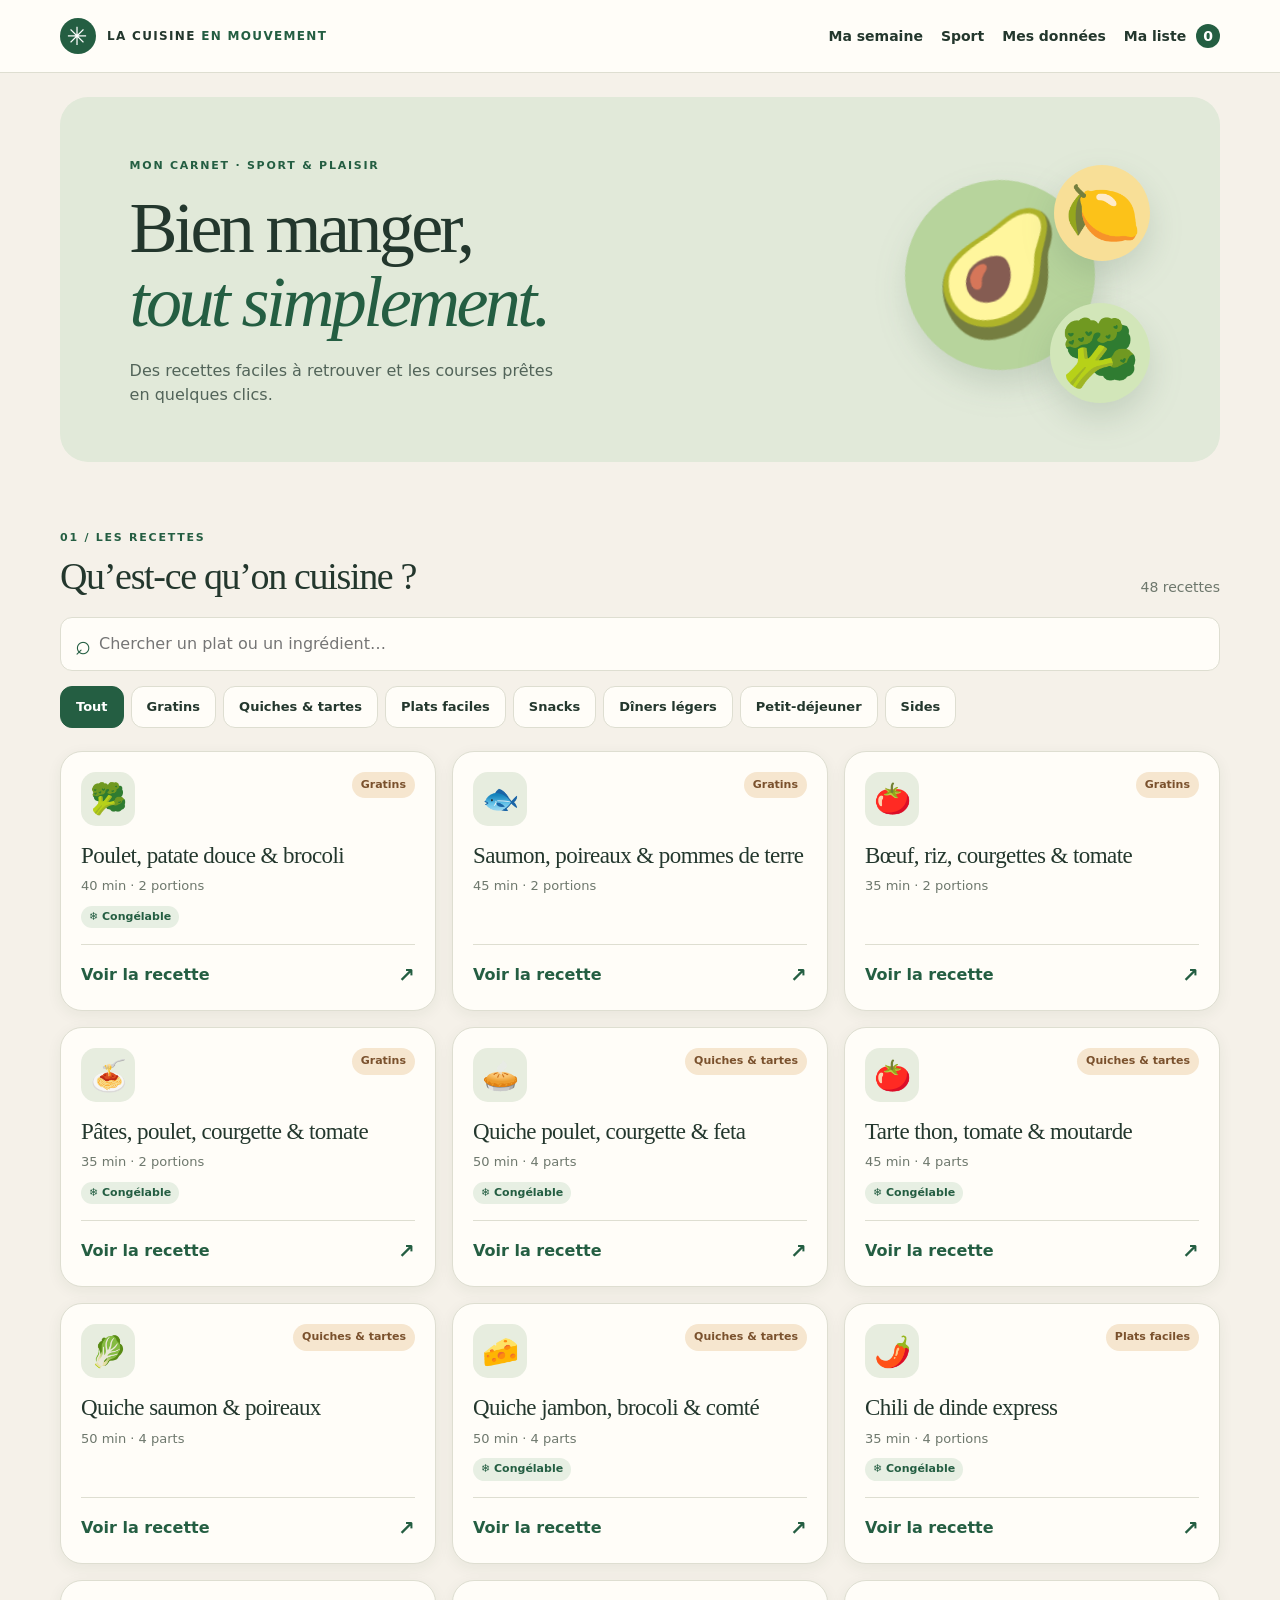
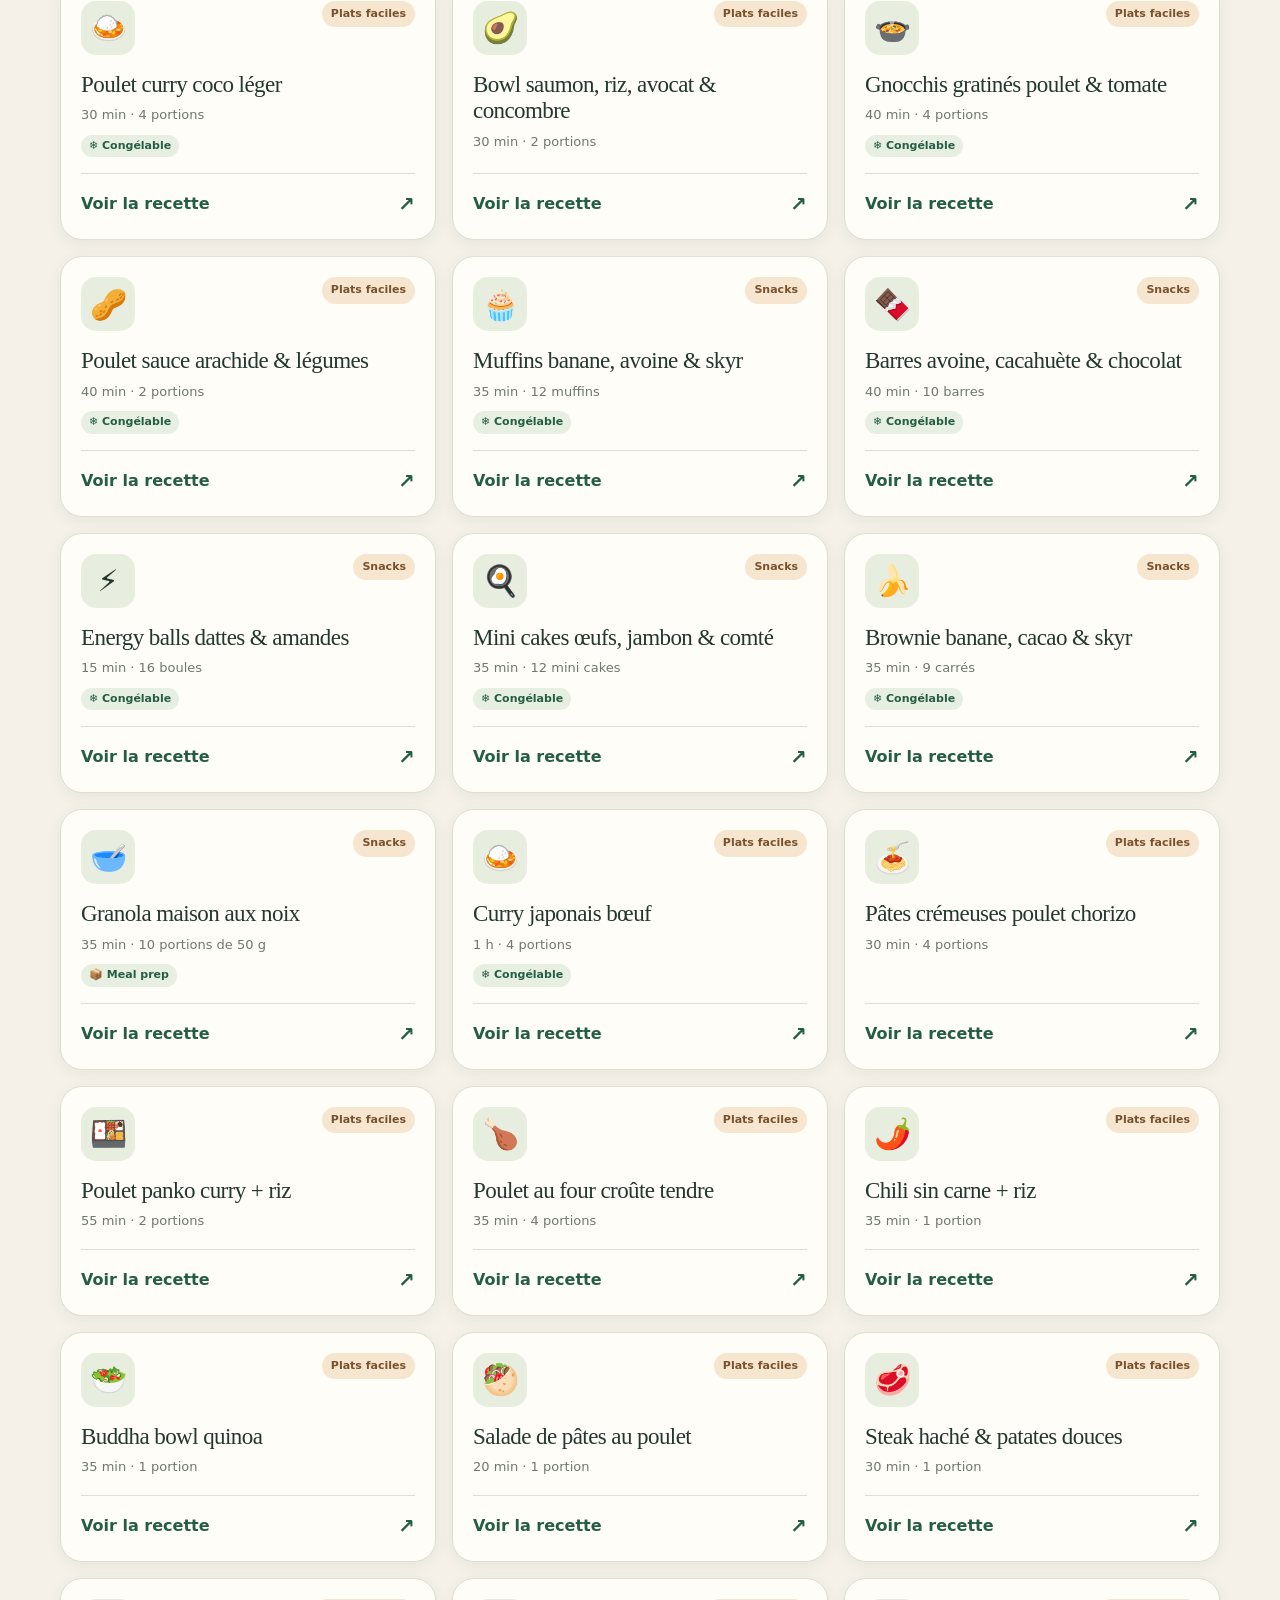
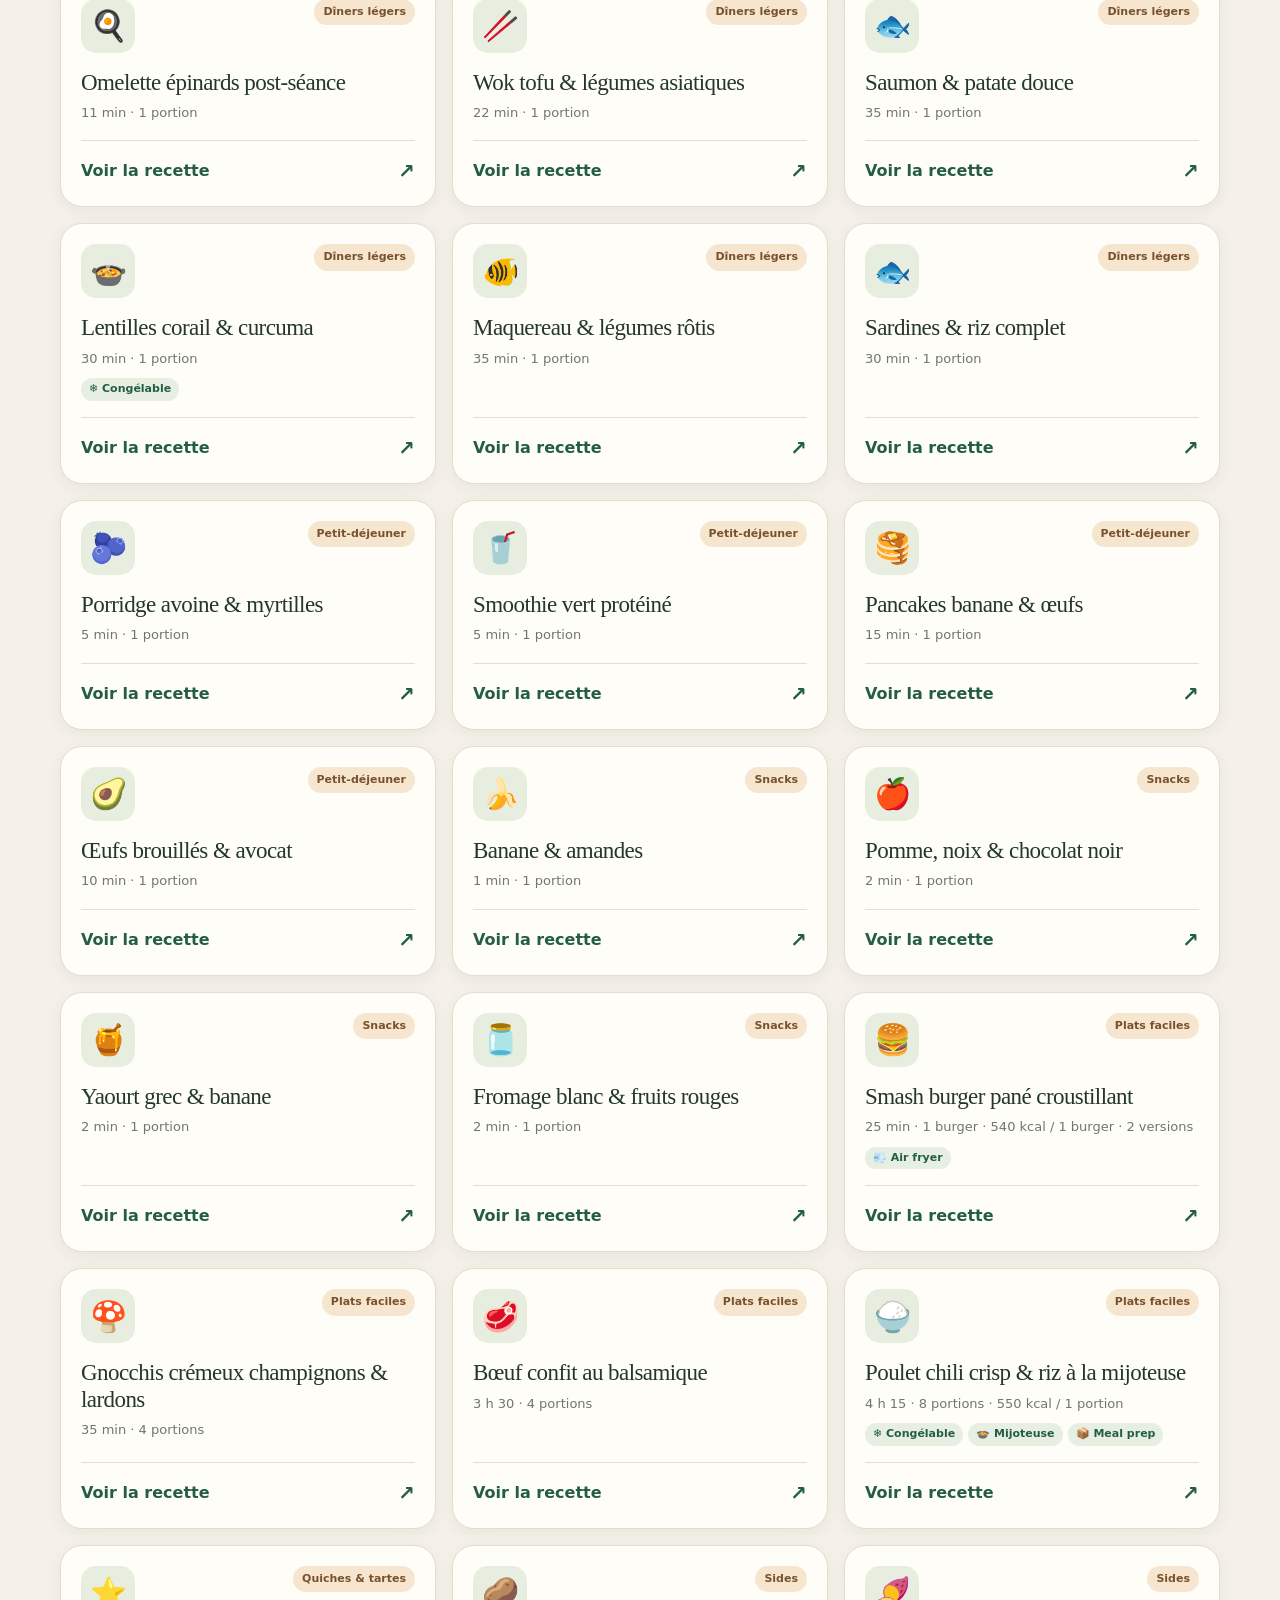
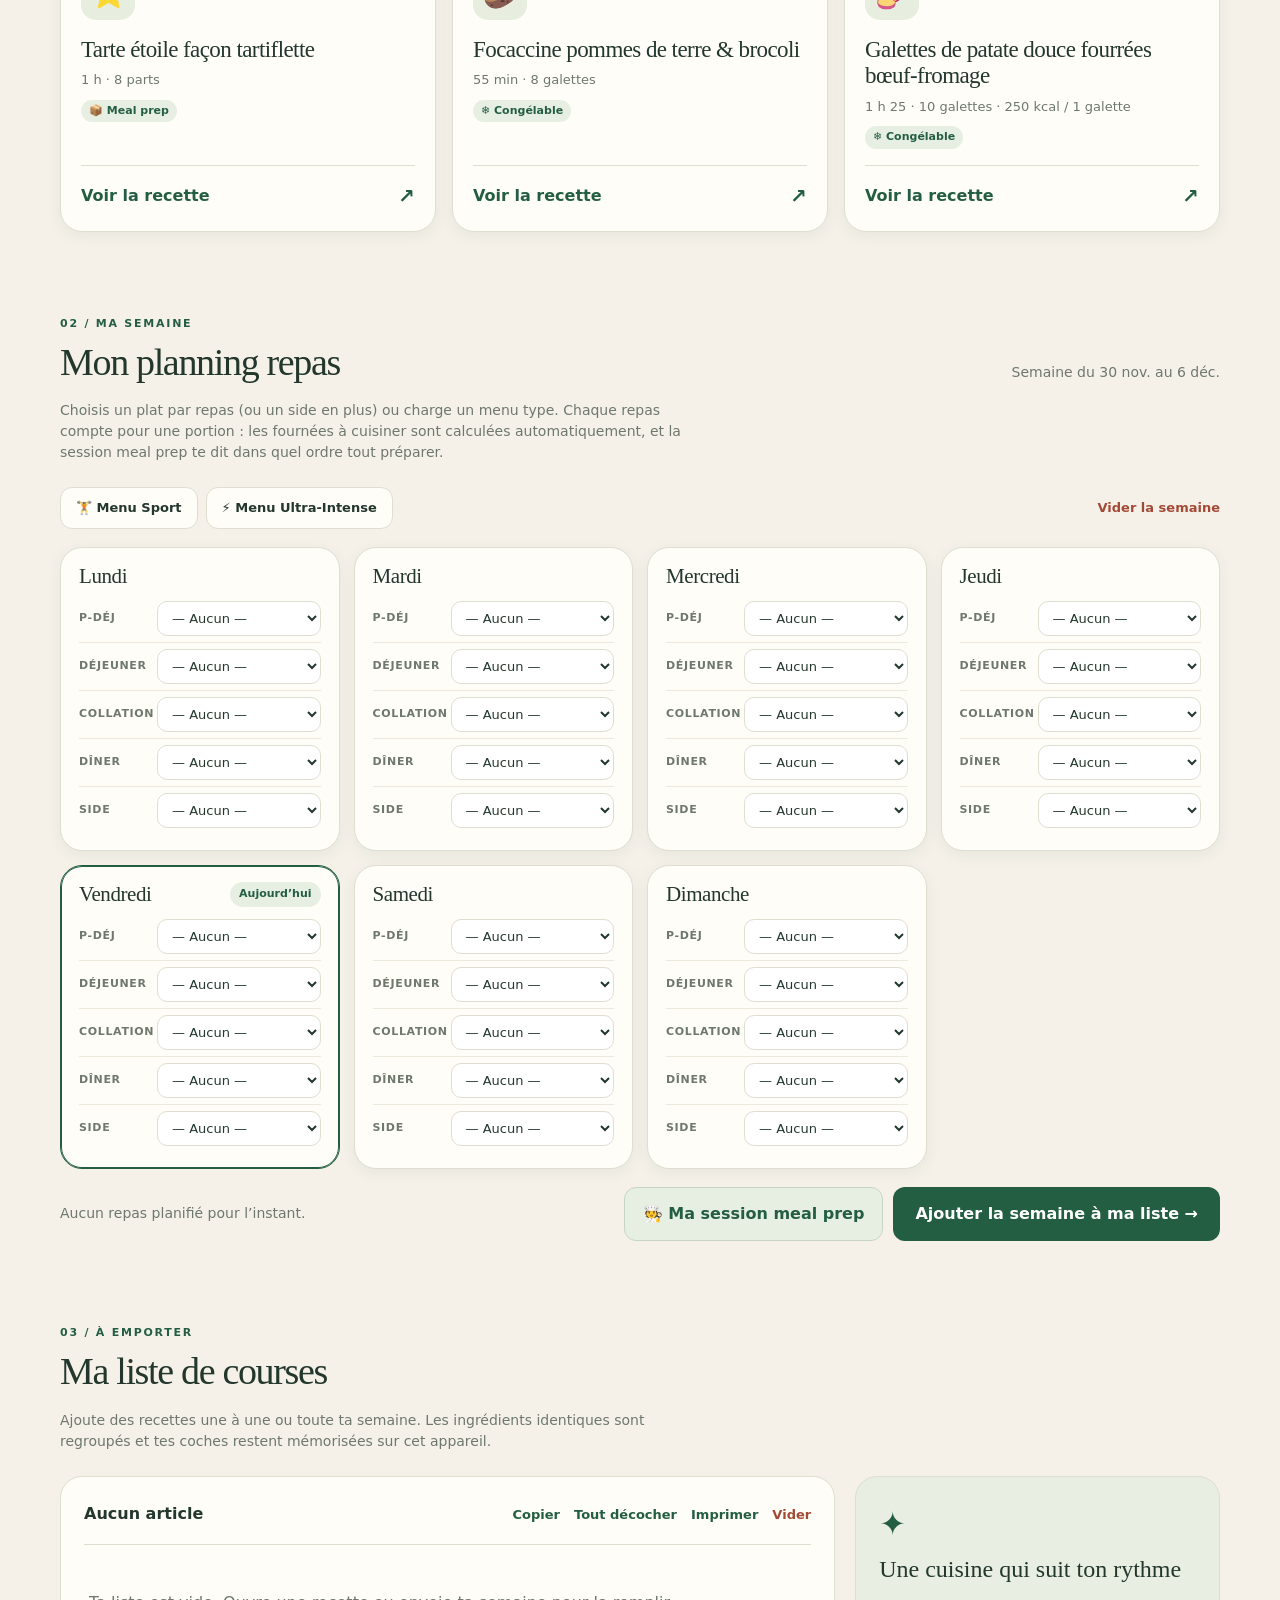
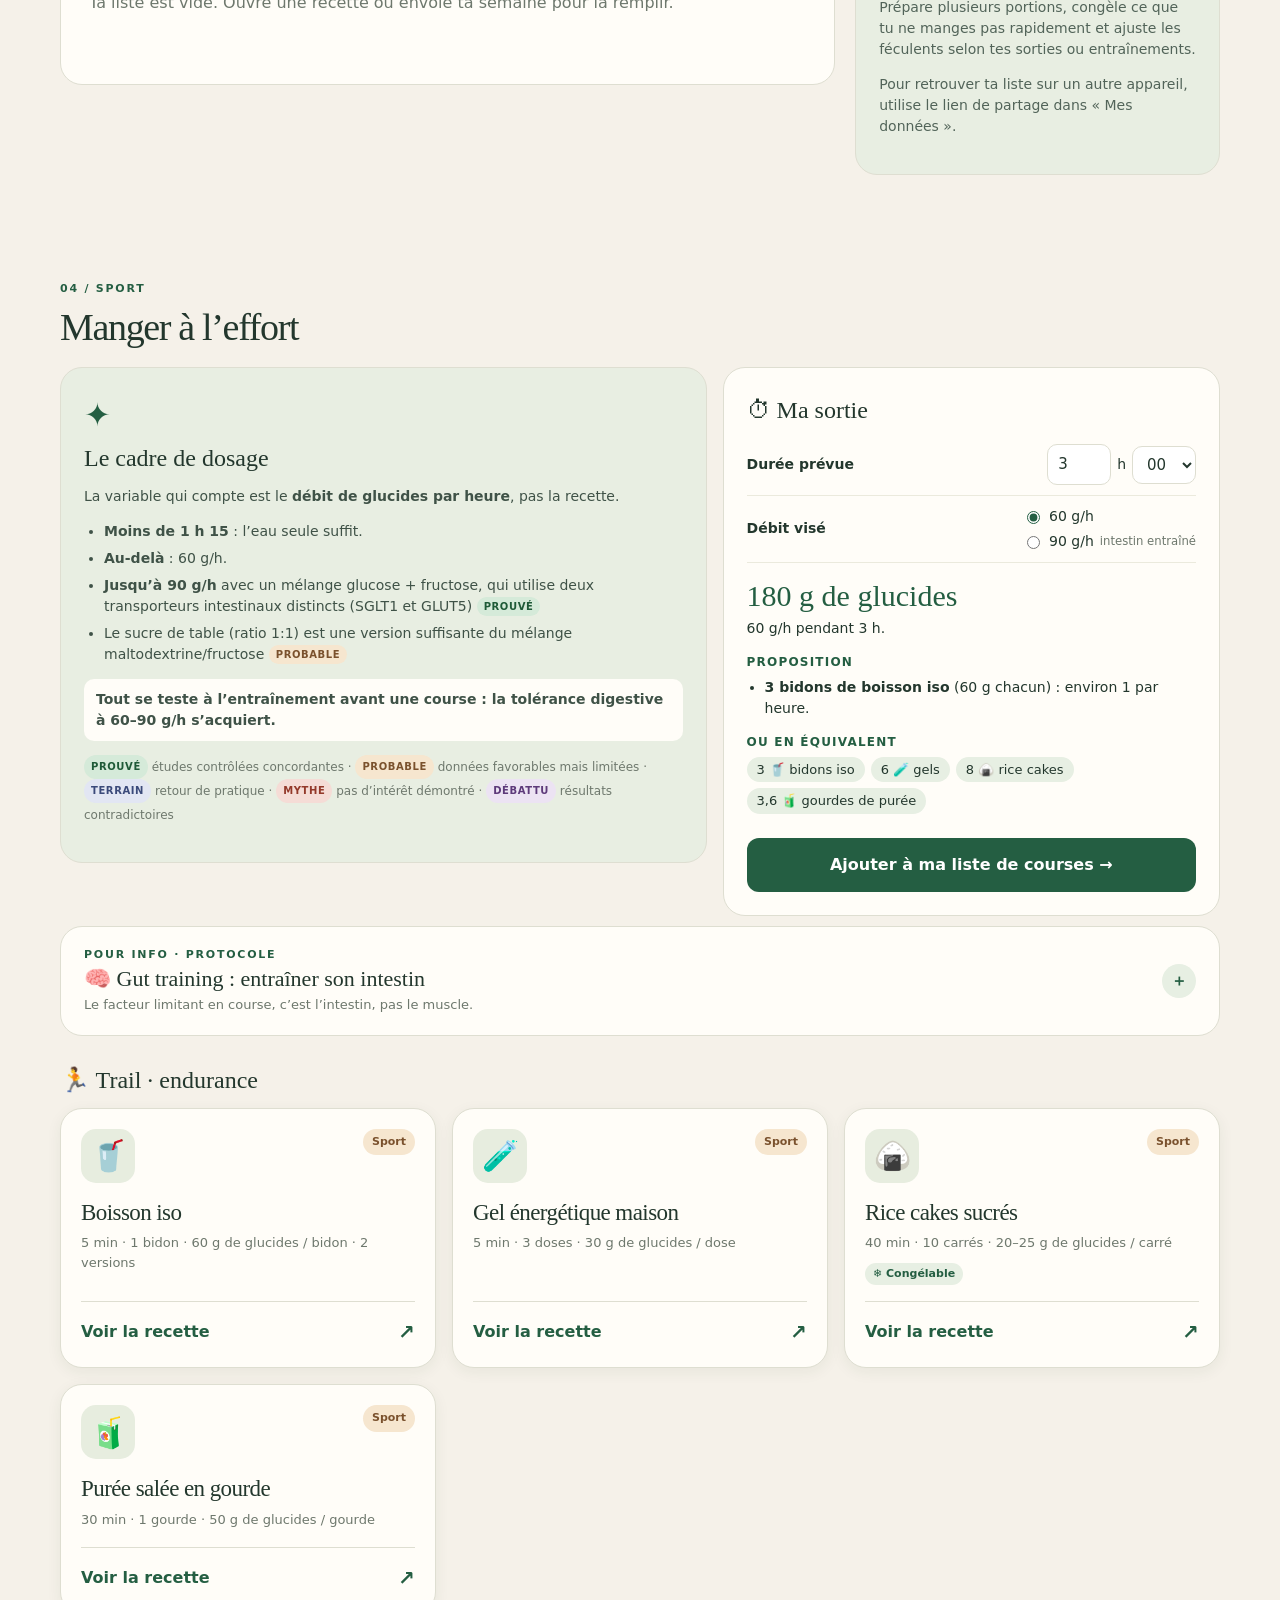
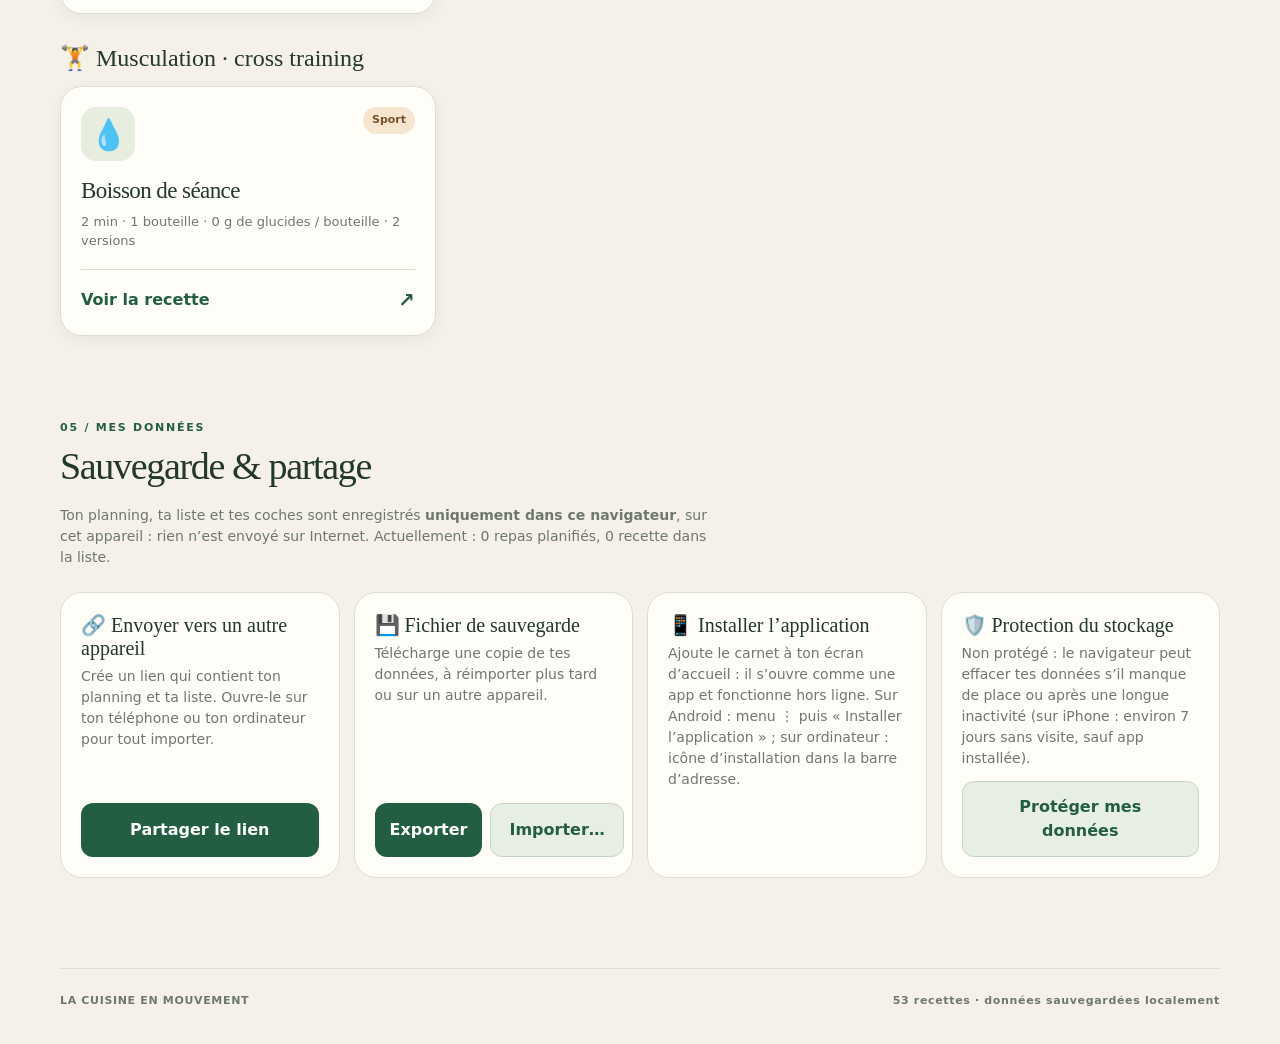
<file: index.html>
<!doctype html>
<html lang="fr">
<head>
  <meta charset="utf-8">
  <meta name="viewport" content="width=device-width, initial-scale=1">
  <title>Mon carnet de recettes</title>
  <meta http-equiv="refresh" content="0; url=recettes/">
  <link rel="canonical" href="recettes/">
  <script>location.replace('recettes/' + location.hash);</script>
</head>
<body>
  <p><a href="recettes/">Ouvrir le carnet de recettes</a></p>
</body>
</html>
</file>
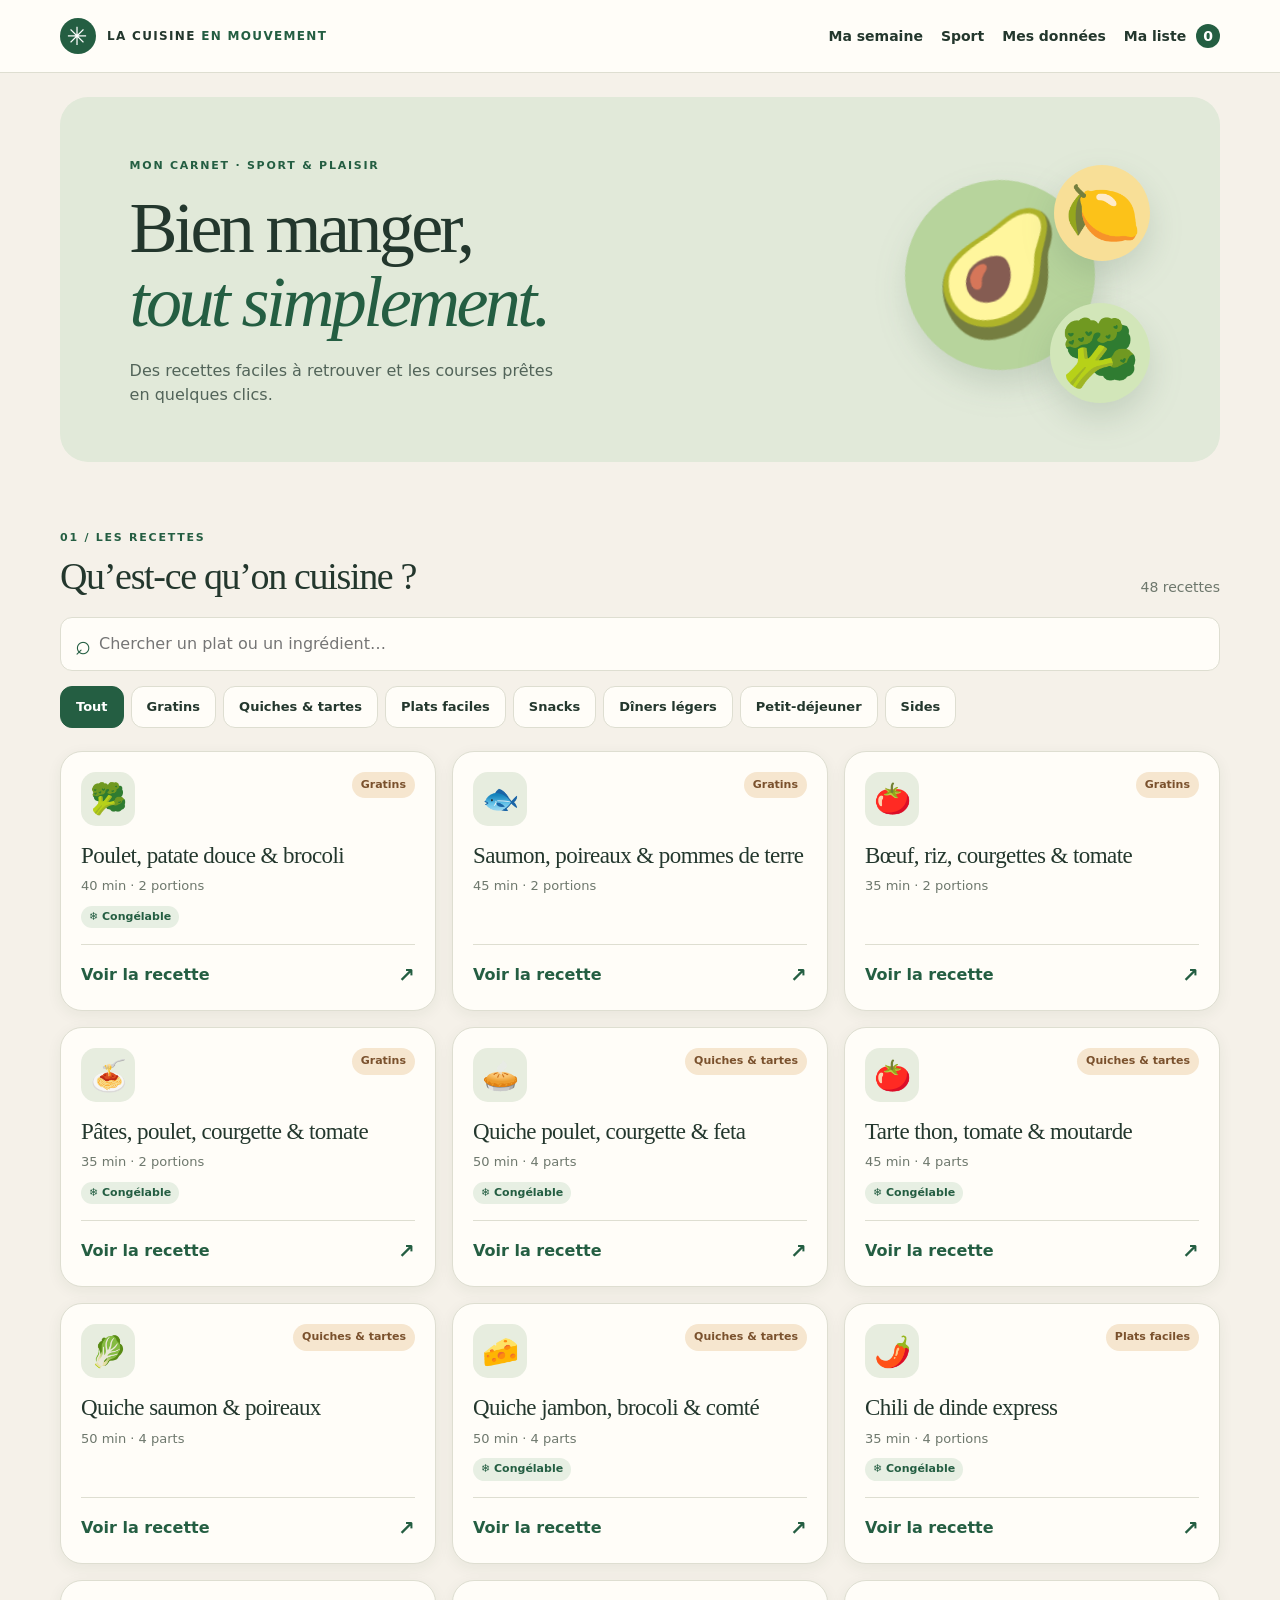
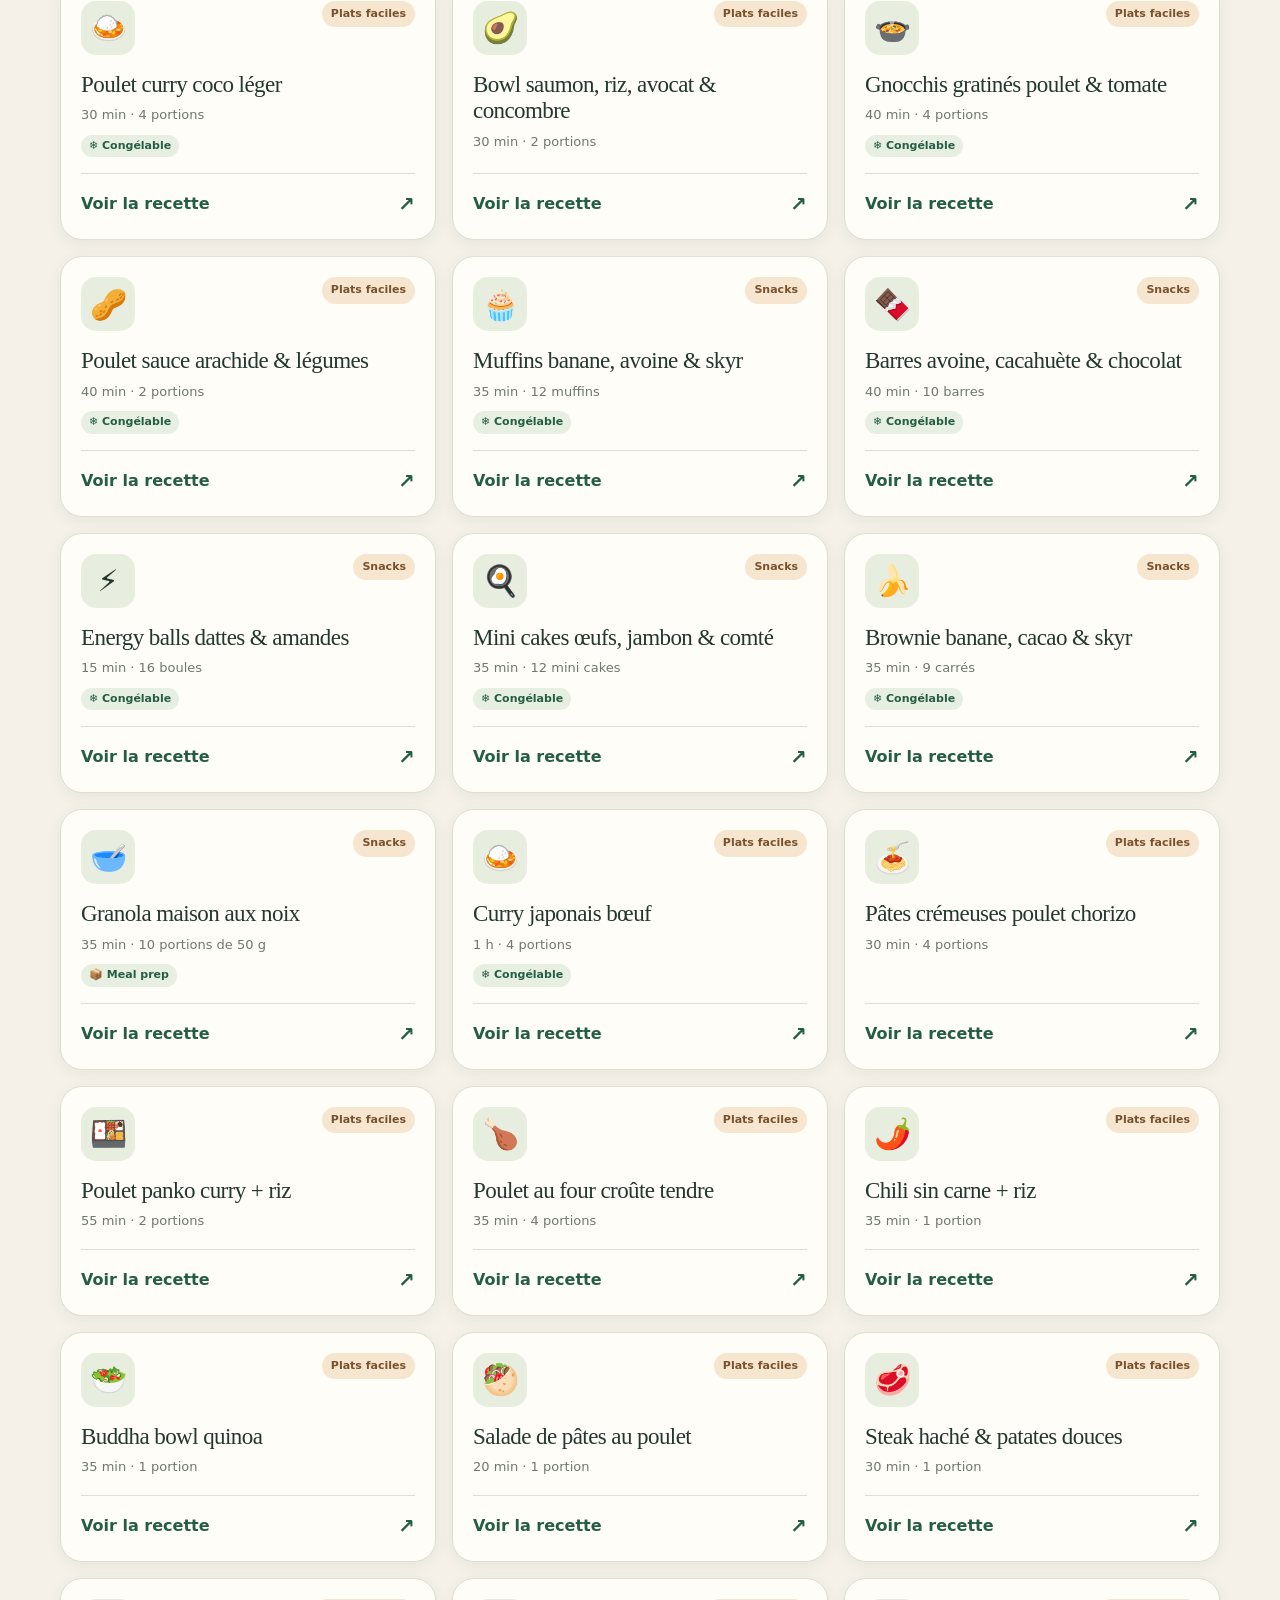
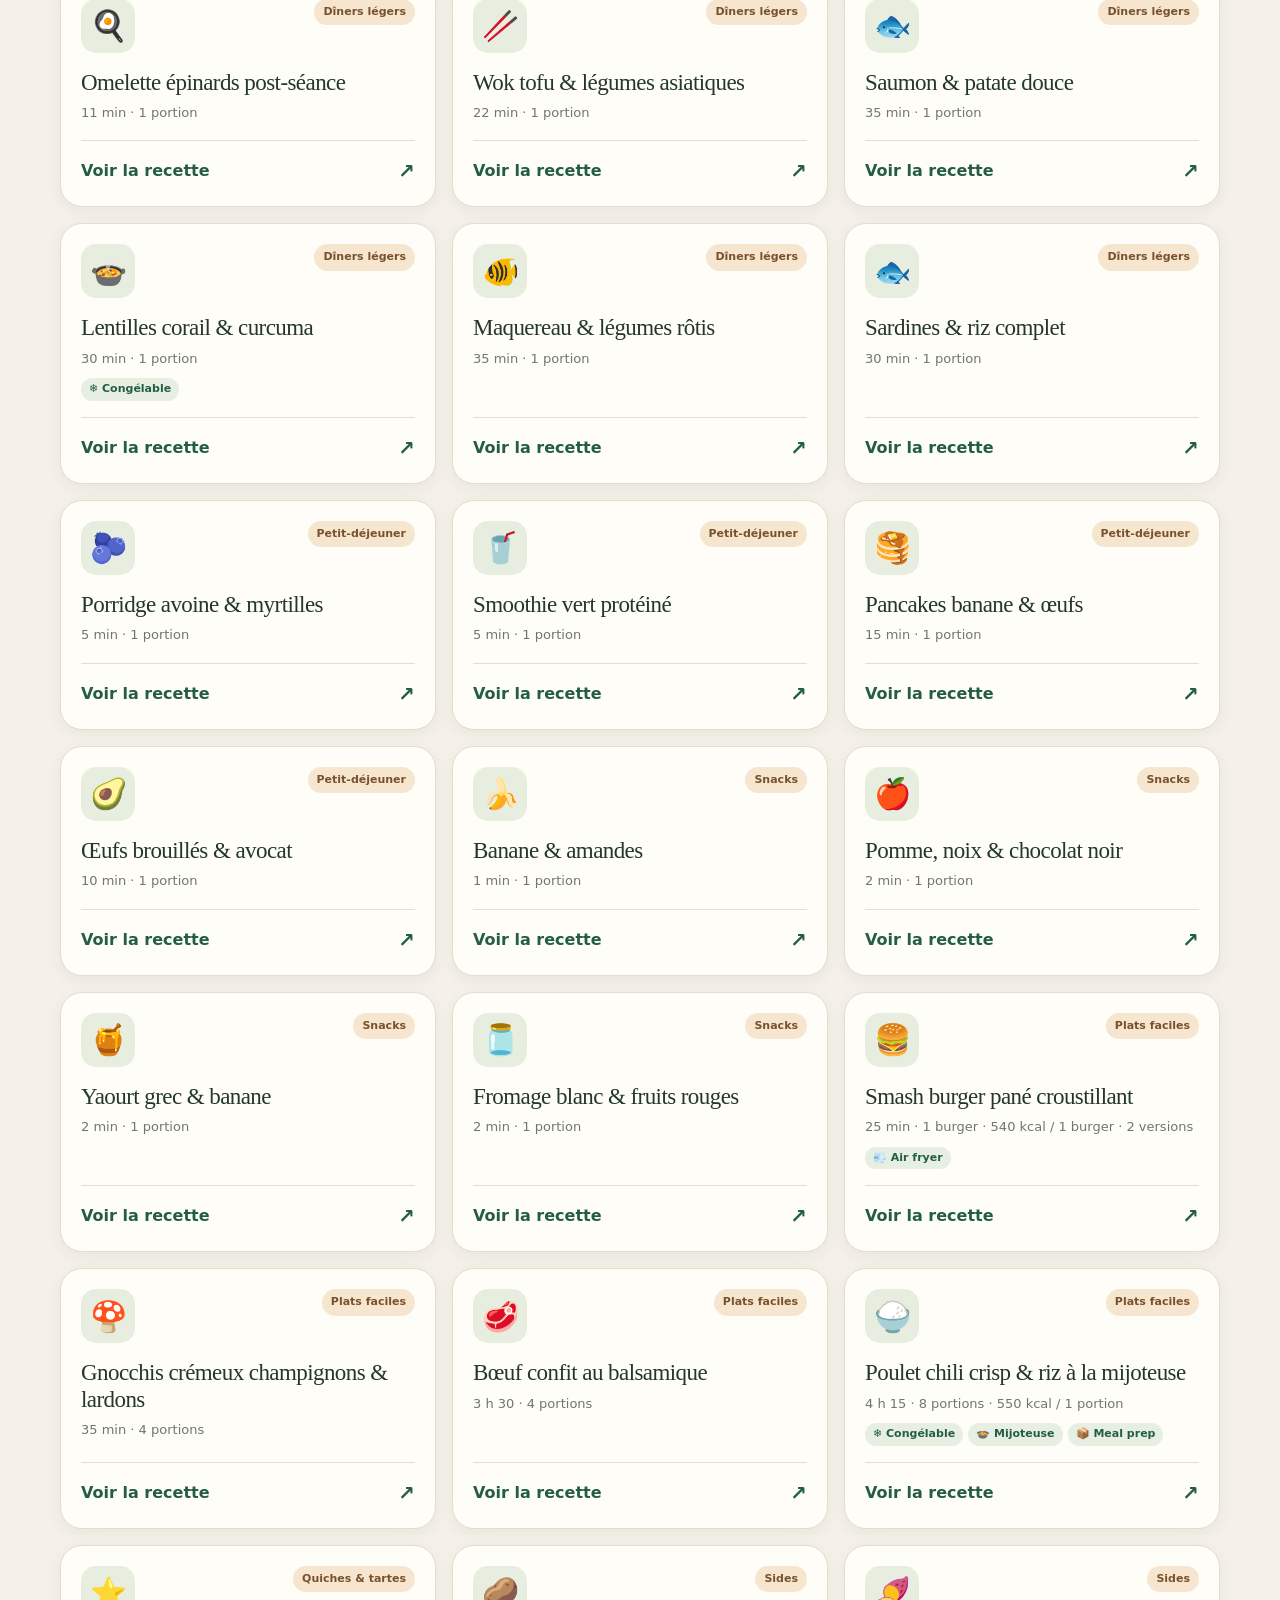
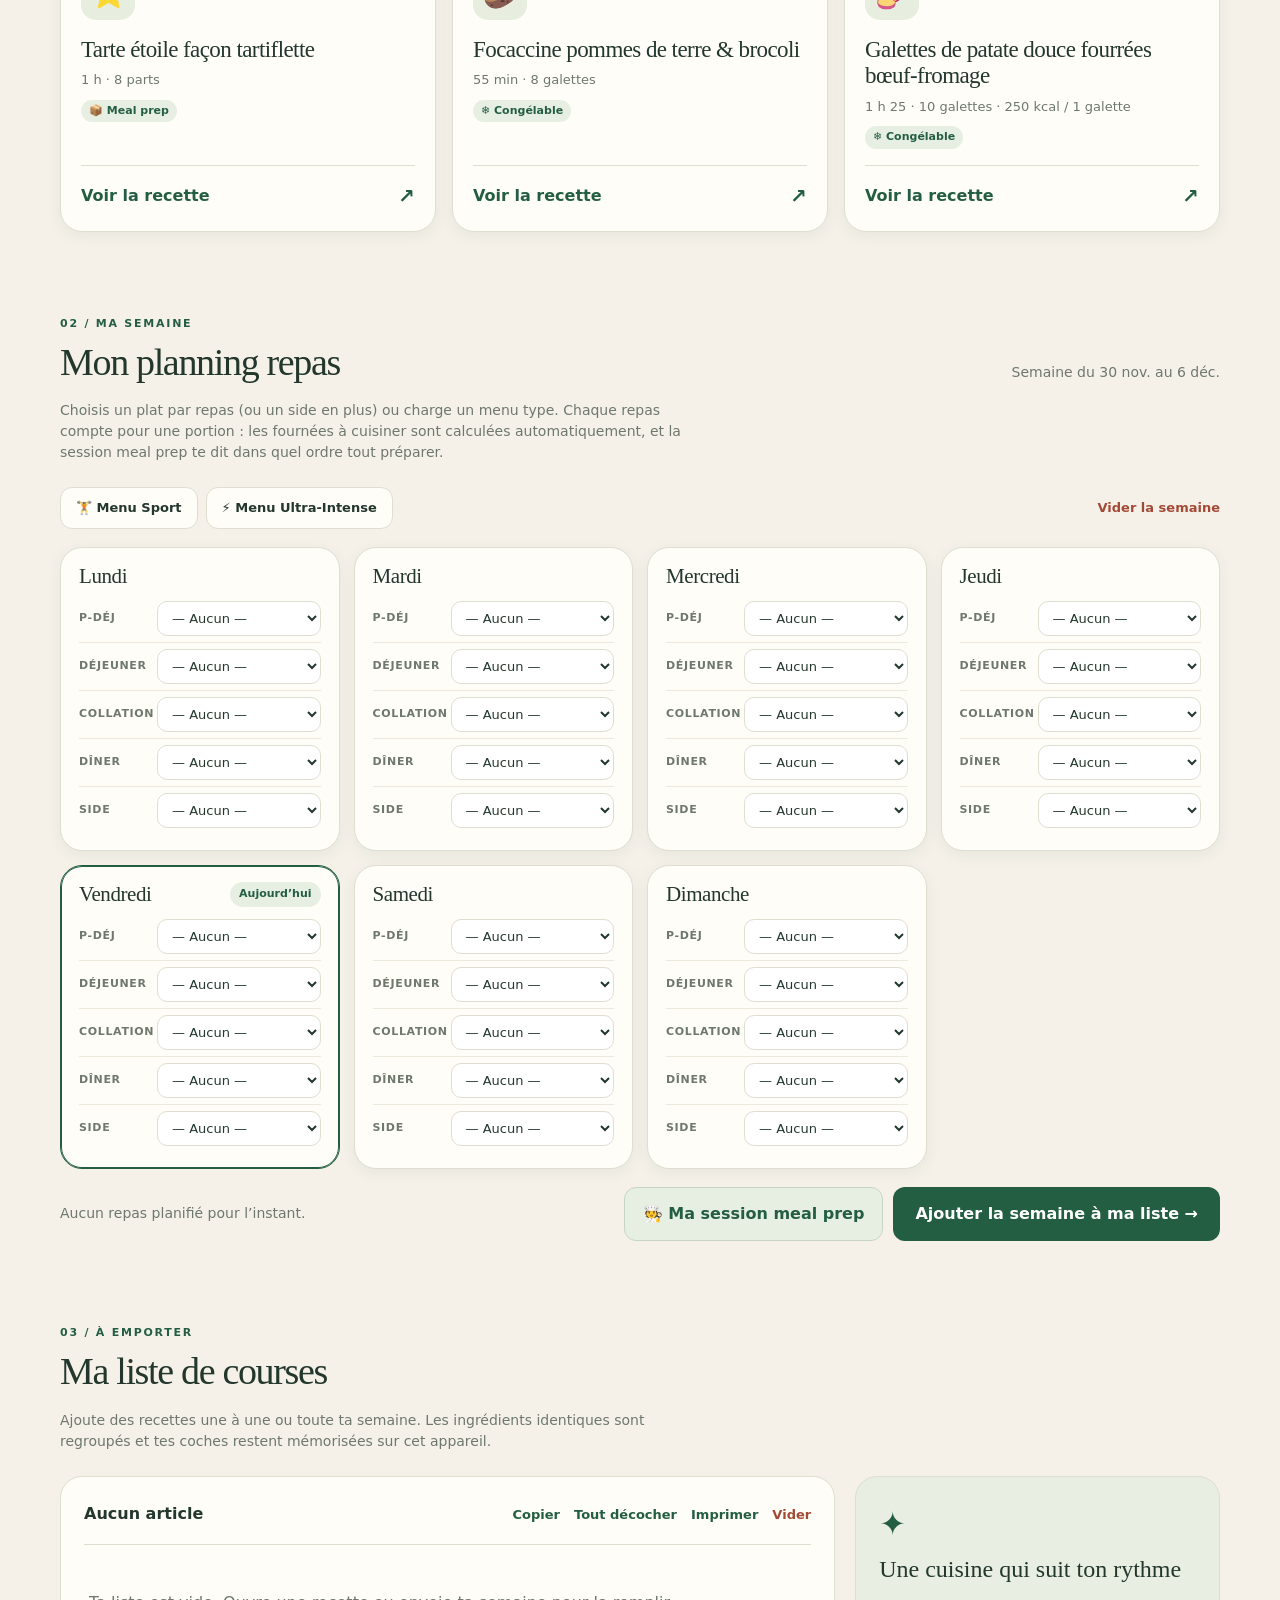
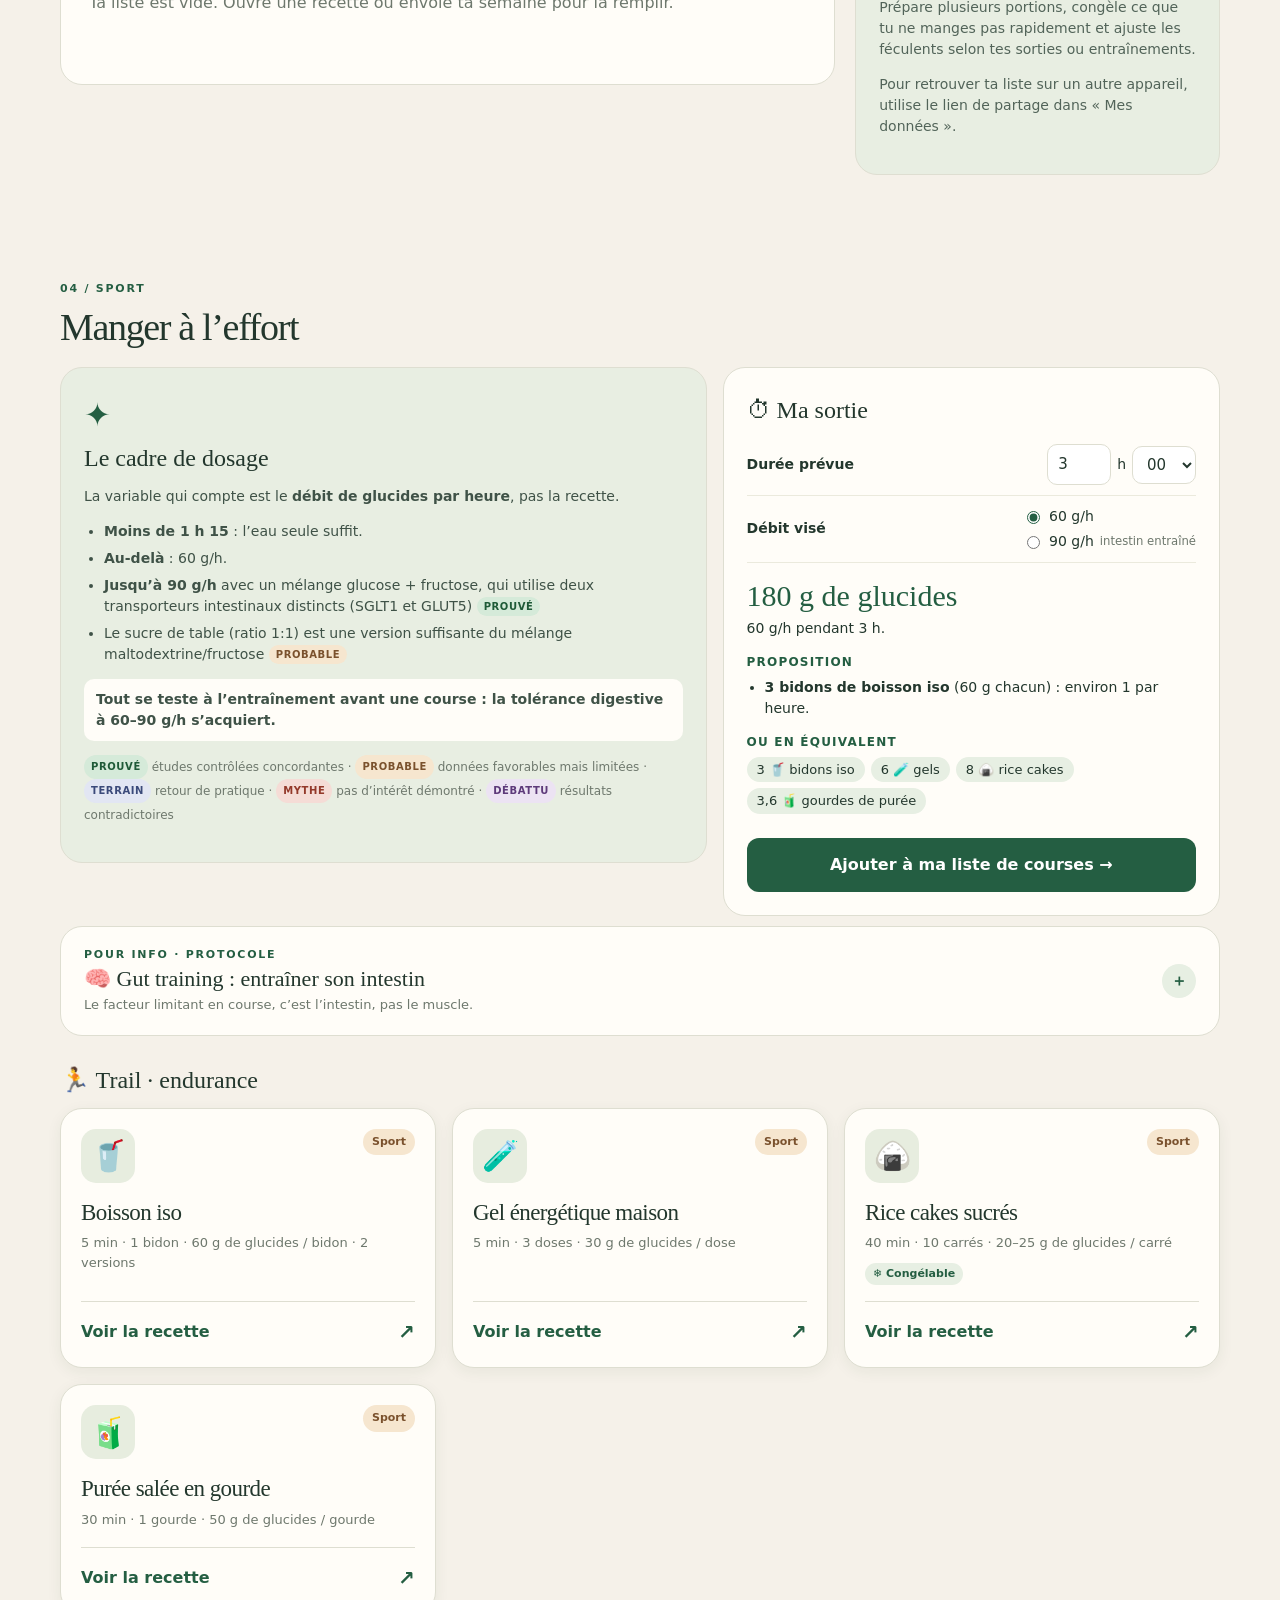
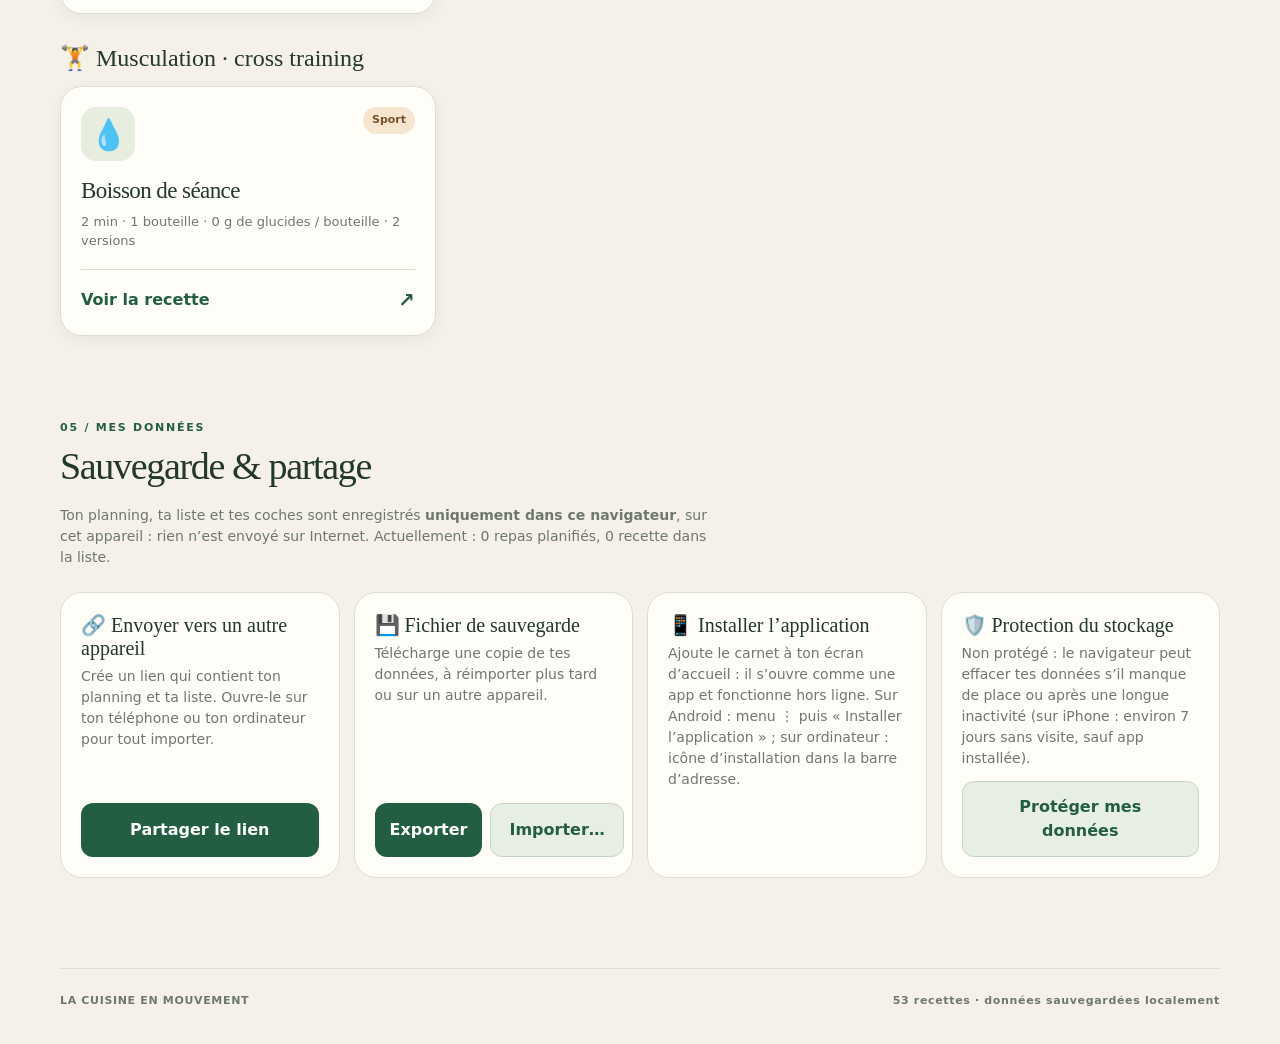
<file: recettes/index.html>
<!doctype html>
<html lang="fr">
<head>
  <meta charset="utf-8">
  <meta name="viewport" content="width=device-width, initial-scale=1, viewport-fit=cover">
  <meta name="theme-color" content="#f5f1e9">
  <meta name="description" content="Carnet de recettes sportives et liste de courses personnelle">
  <title>Mon carnet de recettes</title>
  <link rel="manifest" href="manifest.webmanifest">
  <link rel="icon" href="icons/icon-192.png" type="image/png">
  <link rel="apple-touch-icon" href="icons/apple-touch-icon.png">
  <meta name="apple-mobile-web-app-capable" content="yes">
  <meta name="mobile-web-app-capable" content="yes">
  <meta name="apple-mobile-web-app-title" content="Carnet">
  <link rel="stylesheet" href="style.css">
  <script defer src="recipes.js"></script>
  <script defer src="script.js"></script>
</head>
<body>
  <header class="top"><div class="wrap top-inner"><div class="brand"><span class="brand-mark">✳</span><span>LA CUISINE <strong>EN MOUVEMENT</strong></span></div><nav class="top-links"><a href="#semaine" class="top-week">Ma semaine</a><a href="#sport" class="top-week">Sport</a><a href="#donnees" class="top-week">Mes données</a><a href="#courses" class="top-cart">Ma liste <span id="cart-count">0</span></a></nav></div></header>
  <main class="wrap">
    <section class="hero"><div><span class="eyebrow">MON CARNET · SPORT & PLAISIR</span><h1>Bien manger,<br><em>tout simplement.</em></h1><p>Des recettes faciles à retrouver et les courses prêtes en quelques clics.</p></div><div class="hero-art" aria-hidden="true"><span>🥑</span><span>🍋</span><span>🥦</span></div></section>
    <section id="recettes" aria-label="Recettes"><div class="section-heading"><div><span class="eyebrow">01 / LES RECETTES</span><h2>Qu’est-ce qu’on cuisine ?</h2></div><span id="result-count" class="muted"></span></div><div class="controls"><label class="search"><span>⌕</span><input id="search" type="search" placeholder="Chercher un plat ou un ingrédient…" aria-label="Chercher une recette"></label><div id="filters" class="filters" role="group" aria-label="Filtrer par catégorie"></div></div><div id="cards" class="cards"></div></section>
    <section id="semaine" class="week-section" aria-label="Planning de la semaine"><div class="section-heading"><div><span class="eyebrow">02 / MA SEMAINE</span><h2>Mon planning repas</h2></div><span id="week-label" class="muted"></span></div><p class="muted shopping-intro">Choisis un plat par repas (ou un side en plus) ou charge un menu type. Chaque repas compte pour une portion : les fournées à cuisiner sont calculées automatiquement, et la session meal prep te dit dans quel ordre tout préparer.</p><div class="week-tools"><button type="button" class="filter" data-tpl="sport">🏋️ Menu Sport</button><button type="button" class="filter" data-tpl="ultra">⚡ Menu Ultra-Intense</button><button id="clear-week" class="text-btn danger" type="button">Vider la semaine</button></div><div id="week" class="week"></div><div class="week-foot"><div id="week-summary" class="muted"></div><div class="week-actions"><button id="open-prep" class="btn-secondary" type="button">🧑‍🍳 Ma session meal prep</button><button id="week-to-list" class="add" type="button">Ajouter la semaine à ma liste →</button></div></div></section>
    <section id="courses" class="shopping"><div class="section-heading"><div><span class="eyebrow">03 / À EMPORTER</span><h2>Ma liste de courses</h2></div></div><p class="muted shopping-intro">Ajoute des recettes une à une ou toute ta semaine. Les ingrédients identiques sont regroupés et tes coches restent mémorisées sur cet appareil.</p><div class="shopping-layout"><div class="basket"><div class="basket-head"><strong id="shopping-status">Aucun article</strong><div class="basket-actions"><button id="copy" class="text-btn" type="button">Copier</button><button id="uncheck" class="text-btn" type="button">Tout décocher</button><button id="print" class="text-btn" type="button">Imprimer</button><button id="clear" class="text-btn danger" type="button">Vider</button></div></div><div id="shopping-list"></div></div><aside class="tip"><span class="tip-icon">✦</span><h3>Une cuisine qui suit ton rythme</h3><p>Prépare plusieurs portions, congèle ce que tu ne manges pas rapidement et ajuste les féculents selon tes sorties ou entraînements.</p><p>Pour retrouver ta liste sur un autre appareil, utilise le lien de partage dans « Mes données ».</p></aside></div></section>
    <section id="sport" class="sport-section" aria-label="Nutrition sportive"><div class="section-heading"><div><span class="eyebrow">04 / SPORT</span><h2>Manger à l’effort</h2></div></div>
      <div class="sport-top"><article class="dose-card"><span class="tip-icon">✦</span><h3>Le cadre de dosage</h3><p>La variable qui compte est le <strong>débit de glucides par heure</strong>, pas la recette.</p><ul><li><strong>Moins de 1 h 15</strong> : l’eau seule suffit.</li><li><strong>Au-delà</strong> : 60 g/h.</li><li><strong>Jusqu’à 90 g/h</strong> avec un mélange glucose + fructose, qui utilise deux transporteurs intestinaux distincts (SGLT1 et GLUT5) <span class="ev ev-prouve">PROUVÉ</span></li><li>Le sucre de table (ratio 1:1) est une version suffisante du mélange maltodextrine/fructose <span class="ev ev-probable">PROBABLE</span></li></ul><p class="dose-warn">Tout se teste à l’entraînement avant une course : la tolérance digestive à 60–90 g/h s’acquiert.</p><p class="ev-legend"><span class="ev ev-prouve">PROUVÉ</span> études contrôlées concordantes · <span class="ev ev-probable">PROBABLE</span> données favorables mais limitées · <span class="ev ev-terrain">TERRAIN</span> retour de pratique · <span class="ev ev-mythe">MYTHE</span> pas d’intérêt démontré · <span class="ev ev-debattu">DÉBATTU</span> résultats contradictoires</p></article>
      <form id="sport-calc" class="calc" onsubmit="return false"><h3>⏱ Ma sortie</h3><div class="calc-row"><label>Durée prévue</label><span class="calc-dur"><input id="sp-h" type="number" min="0" max="30" value="3" inputmode="numeric" aria-label="Heures"> h <select id="sp-m" aria-label="Minutes"><option value="0">00</option><option value="15">15</option><option value="30">30</option><option value="45">45</option></select></span></div><div class="calc-row"><label>Débit visé</label><span class="calc-rate"><label><input type="radio" name="sp-rate" value="60" checked> 60 g/h</label><label><input type="radio" name="sp-rate" value="90"> 90 g/h <small>intestin entraîné</small></label></span></div><div id="sp-result" class="calc-result" aria-live="polite"></div><button id="sp-add" class="add" type="button">Ajouter à ma liste de courses →</button></form></div>
      <details class="gut"><summary><span><span class="eyebrow">POUR INFO · PROTOCOLE</span><strong>🧠 Gut training : entraîner son intestin</strong><small>Le facteur limitant en course, c’est l’intestin, pas le muscle.</small></span><span class="gut-chev" aria-hidden="true">＋</span></summary><div class="gut-body">
<p>Le gut training consiste à exposer le tube digestif, de façon répétée, à de hauts débits de glucides et de liquide pendant l’effort. C’est utile parce que le facteur limitant de l’apport en course est l’intestin, pas le muscle : l’oxydation des glucides exogènes plafonne à l’absorption <span class="ev ev-prouve">PROUVÉ</span></p>
<div class="gut-grid"><section><h4>Ce qui s’adapte</h4><ul><li><strong>Estomac</strong> : la tolérance au volume et la vitesse de vidange gastrique s’améliorent en quelques jours d’exposition, et de façon spécifique au nutriment ingéré <span class="ev ev-prouve">PROUVÉ · petits effectifs</span></li><li><strong>Intestin</strong> : la densité des transporteurs SGLT1 augmente avec l’apport glucidique. C’est robuste chez l’animal, indirect chez l’humain : 28 jours de régime riche en glucides augmentent l’oxydation des glucides exogènes (Cox 2010) <span class="ev ev-probable">PROBABLE</span></li><li><strong>Symptômes</strong> : deux semaines à 90 g/h en courant réduisent les troubles digestifs et la malabsorption, avec un gain de performance (Costa 2017) <span class="ev ev-probable">PROBABLE</span></li></ul></section>
<section><h4>Pourquoi le trail est le pire cas</h4><p>L’effort détourne jusqu’à 80 % du débit sanguin digestif (hypoperfusion splanchnique) <span class="ev ev-prouve">PROUVÉ</span>. La chaleur, la déshydratation, l’intensité et les chocs mécaniques de la descente aggravent le tableau, ce qui explique que les coureurs aient plus de troubles que les cyclistes.</p></section></div>
<section class="gut-protocol"><h4>Protocole</h4><ol><li><strong>Durée</strong> : 4 à 8 semaines avant l’objectif, sur 1 à 2 sorties longues par semaine. Deux semaines est le minimum étudié.</li><li><strong>Progression</strong> : <span class="steps-rate"><span>40</span>→<span>60</span>→<span>75</span>→<span>90 g/h</span></span>, par paliers de 10–15 g/h par semaine <span class="ev ev-terrain">TERRAIN</span>. Tu recules d’un palier si les symptômes apparaissent.</li><li><strong>Spécificité</strong> : mêmes produits, même ratio glucose/fructose et même intensité qu’en course, avec au moins une sortie en descente et une à la chaleur.</li><li><strong>Volume</strong> : entraîne aussi le débit de boisson (500–750 ml/h), l’estomac tolère mieux ce qu’il a déjà reçu.</li><li><strong>Réversibilité</strong> : l’adaptation se perd probablement en quelques semaines sans exposition <span class="ev ev-probable">PROBABLE</span>, donc elle se cale en fin de préparation.</li></ol></section>
<div class="gut-grid"><section><h4>Optimal ou suffisant</h4><p>Sur un trail de moins de 3 h, 60 g/h suffit et se tolère souvent sans préparation dédiée. Le protocole complet se justifie pour viser 90 g/h sur du long. Les 120 g/h sont <span class="ev ev-debattu">DÉBATTU</span> : peu d’études, bénéfice incertain au-delà du plafond d’oxydation.</p></section>
<section><h4>Deux points annexes</h4><ul><li>Les anti-inflammatoires (AINS) avant ou pendant l’effort augmentent la perméabilité intestinale <span class="ev ev-prouve">PROUVÉ</span> : à éviter.</li><li>Réduire les FODMAP (glucides fermentescibles) 24–48 h avant la course diminue les symptômes chez les sujets sensibles <span class="ev ev-probable">PROBABLE</span></li></ul></section></div>
<p class="dose-warn">En recomposition, ces glucides se prennent sur ton budget calorique du jour, en les déplaçant autour de la sortie longue plutôt qu’en les ajoutant.</p>
</div></details>
      <div id="sport-cards"></div></section>
    <section id="donnees" class="data-section" aria-label="Mes données"><div class="section-heading"><div><span class="eyebrow">05 / MES DONNÉES</span><h2>Sauvegarde & partage</h2></div></div><p class="muted shopping-intro">Ton planning, ta liste et tes coches sont enregistrés <strong>uniquement dans ce navigateur</strong>, sur cet appareil : rien n’est envoyé sur Internet. <span id="data-status"></span></p><div class="data-grid"><article class="data-card"><h3>🔗 Envoyer vers un autre appareil</h3><p>Crée un lien qui contient ton planning et ta liste. Ouvre-le sur ton téléphone ou ton ordinateur pour tout importer.</p><button id="share" class="add" type="button">Partager le lien</button></article><article class="data-card"><h3>💾 Fichier de sauvegarde</h3><p>Télécharge une copie de tes données, à réimporter plus tard ou sur un autre appareil.</p><div class="data-actions"><button id="export" class="add" type="button">Exporter</button><button id="import" class="btn-secondary" type="button">Importer…</button></div><input id="import-file" type="file" accept="application/json,.json" hidden></article><article class="data-card"><h3>📱 Installer l’application</h3><p id="install-help">Ajoute le carnet à ton écran d’accueil : il s’ouvre comme une app et fonctionne hors ligne, même au magasin.</p><button id="install" class="add" type="button" hidden>Installer</button></article><article class="data-card"><h3>🛡️ Protection du stockage</h3><p id="storage-status">Vérification…</p><button id="persist" class="btn-secondary" type="button" hidden>Protéger mes données</button></article></div></section>
  </main>
  <footer class="wrap foot"><span>LA CUISINE EN MOUVEMENT</span><span id="foot-count">19 recettes · données sauvegardées localement</span></footer>
  <nav class="tabbar" aria-label="Navigation"><a href="#recettes" data-tab="recettes"><span class="ti" aria-hidden="true">📖</span>Recettes</a><a href="#semaine" data-tab="semaine"><span class="ti" aria-hidden="true">📅</span>Semaine</a><a href="#courses" data-tab="courses"><span class="ti" aria-hidden="true">🛒</span>Liste<span id="tab-count" class="tab-badge" hidden>0</span></a><a href="#sport" data-tab="sport"><span class="ti" aria-hidden="true">🏃</span>Sport</a><a href="#donnees" data-tab="donnees"><span class="ti" aria-hidden="true">💾</span>Données</a></nav>
  <div id="timers" class="timers-slot floating-timers" aria-live="polite"></div>
  <dialog id="recipe-dialog"><div class="dialog-shell"><button id="close-dialog" class="close" type="button" aria-label="Fermer">×</button><div id="recipe-content"></div></div></dialog>
  <dialog id="cook-dialog" class="cook-dialog" aria-label="Mode cuisine"><div id="cook-content" class="cook"></div></dialog>
  <dialog id="prep-dialog" aria-label="Session meal prep"><div class="dialog-shell"><button class="close" type="button" data-close-prep aria-label="Fermer">×</button><div id="prep-content"></div></div></dialog>
  <div id="toast" class="toast" role="status" aria-live="polite" popover="manual"></div>
</body>
</html>
</file>
<file: recettes/style.css>
:root{--bg:#f5f1e9;--paper:#fffdf8;--ink:#23372d;--muted:#6e786d;--green:#245e42;--light:#e7efe3;--line:#deded1;--orange:#eead6b;--radius:22px}*{box-sizing:border-box}html{scroll-behavior:smooth}body{margin:0;background:var(--bg);color:var(--ink);font:16px/1.5 system-ui,-apple-system,'Segoe UI',sans-serif}button,input,select{font:inherit}button{cursor:pointer}button:focus-visible,input:focus-visible,select:focus-visible,a:focus-visible{outline:3px solid #d17d2e;outline-offset:3px}.wrap{width:min(1160px,calc(100% - 40px));margin:auto}.top{background:var(--paper);border-bottom:1px solid var(--line)}.top-inner{display:flex;align-items:center;justify-content:space-between;min-height:72px}.brand{display:flex;align-items:center;gap:11px;font-size:12px;letter-spacing:.11em;font-weight:750}.brand strong{color:var(--green)}.brand-mark{display:grid;place-items:center;width:36px;height:36px;border-radius:50%;background:var(--green);color:#fff;font-size:25px}.top-cart{color:var(--ink);text-decoration:none;font-weight:700;font-size:14px}.top-cart span{display:inline-grid;place-items:center;background:var(--green);color:white;border-radius:50%;height:24px;min-width:24px;margin-left:5px}.hero{margin:24px 0 62px;background:#e1e9d9;min-height:330px;border-radius:28px;padding:55px 6%;display:flex;justify-content:space-between;align-items:center;overflow:hidden;position:relative}.eyebrow{color:var(--green);font-size:11px;font-weight:800;letter-spacing:.16em}.hero h1{font:clamp(40px,6vw,72px)/1.03 Georgia,serif;letter-spacing:-.05em;margin:15px 0 20px}.hero h1 em{font-weight:400;color:var(--green)}.hero p{max-width:440px;margin:0;color:#526459}.hero-art{position:relative;min-width:270px;height:230px}.hero-art span{position:absolute;display:grid;place-items:center;border-radius:50%;filter:drop-shadow(0 15px 16px #56755c33)}.hero-art span:first-child{background:#b7d49c;width:190px;height:190px;font-size:112px;right:55px;top:15px;transform:rotate(-12deg)}.hero-art span:nth-child(2){background:#f8df97;width:96px;height:96px;font-size:62px;right:0;top:0}.hero-art span:nth-child(3){background:#d2e6b9;width:100px;height:100px;font-size:64px;right:0;bottom:-8px}.section-heading{display:flex;align-items:end;justify-content:space-between;gap:15px;margin-bottom:19px}.section-heading h2{font:clamp(27px,3vw,38px)/1.1 Georgia,serif;margin:8px 0 0;letter-spacing:-.035em}.muted{color:var(--muted);font-size:14px}.controls{display:flex;justify-content:space-between;gap:15px;flex-wrap:wrap;margin-bottom:23px}.search{flex:1;min-width:250px;display:flex;align-items:center;gap:8px;background:var(--paper);border:1px solid var(--line);border-radius:12px;padding:0 14px}.search span{font-size:27px;color:var(--green);line-height:1}.search input{border:0;background:transparent;width:100%;padding:14px 0;outline:none;color:var(--ink)}.filters{display:flex;gap:7px;flex-wrap:wrap}.filter{border:1px solid var(--line);background:var(--paper);border-radius:12px;padding:10px 15px;color:var(--ink);font-size:13px;font-weight:700}.filter.active{background:var(--green);color:white;border-color:var(--green)}.cards{display:grid;grid-template-columns:repeat(3,minmax(0,1fr));gap:16px}.card{background:var(--paper);border:1px solid var(--line);border-radius:var(--radius);padding:20px;display:flex;flex-direction:column;min-height:216px;box-shadow:0 4px 15px #1d3c2510}.card-top{display:flex;justify-content:space-between;align-items:start}.card-icon{width:54px;height:54px;display:grid;place-items:center;background:#e7eddf;border-radius:15px;font-size:30px}.tag{font-size:11px;font-weight:800;background:#f6e6cf;color:#7a512d;padding:5px 9px;border-radius:99px}.card h3{font:23px/1.15 Georgia,serif;letter-spacing:-.025em;margin:17px 0 7px}.meta{font-size:13px;color:var(--muted);margin:0 0 18px}.card-open{margin-top:auto;display:flex;justify-content:space-between;align-items:center;width:100%;border:0;background:none;border-top:1px solid var(--line);padding:15px 0 0;color:var(--green);font-weight:800;text-align:left}.card-open span:last-child{font-size:20px}.shopping{padding:78px 0 100px}.shopping-intro{margin:-2px 0 24px;max-width:650px}.shopping-layout{display:grid;grid-template-columns:minmax(0,1.7fr) minmax(220px,.8fr);gap:20px;align-items:start}.basket,.tip{background:var(--paper);border:1px solid var(--line);border-radius:var(--radius);padding:23px}.basket-head{display:flex;justify-content:space-between;align-items:center;gap:12px;flex-wrap:wrap;border-bottom:1px solid var(--line);padding-bottom:15px}.basket-actions{display:flex;gap:14px}.text-btn{background:none;border:0;padding:5px 0;color:var(--green);font-size:13px;font-weight:800}.danger{color:#a34a36}.item{display:flex;align-items:center;gap:12px;border-bottom:1px solid #ebeadd;padding:12px 0}.item:last-child{border:0}.item input{accent-color:var(--green);width:19px;height:19px;margin:0}.item label{flex:1;cursor:pointer}.item.done label{text-decoration:line-through;color:var(--muted)}.item-qty{color:var(--green);font-weight:800;white-space:nowrap;font-size:13px}.empty{padding:30px 5px;color:var(--muted)}.selected{border-top:1px solid var(--line);padding-top:15px;margin-top:8px}.selected h3{font-size:13px;margin:0 0 9px}.selected-row{display:flex;justify-content:space-between;gap:8px;padding:5px 0;font-size:13px}.selected-row button{border:0;background:none;color:#a34a36;text-decoration:underline}.tip{background:#e8eee2}.tip-icon{font-size:32px;color:var(--green)}.tip h3{font:24px Georgia,serif;margin:8px 0}.tip p{font-size:14px;color:#526459}.foot{display:flex;justify-content:space-between;gap:15px;border-top:1px solid var(--line);padding:24px 0 35px;color:var(--muted);font-size:11px;font-weight:750;letter-spacing:.06em}dialog{border:0;border-radius:24px;width:min(660px,calc(100% - 22px));max-height:min(92vh,950px);padding:0;background:var(--paper);color:var(--ink);box-shadow:0 25px 90px #102d1b55}dialog::backdrop{background:#102d1b99}.dialog-shell{padding:30px;position:relative}.close{position:absolute;right:16px;top:12px;border:0;background:#eef0e8;border-radius:50%;width:36px;height:36px;font-size:24px}.dialog-icon{font-size:40px}.dialog-shell h2{font:37px/1.07 Georgia,serif;margin:10px 30px 10px 0;letter-spacing:-.04em}.dialog-meta{color:var(--muted);font-size:13px}.dialog-shell h3{font:22px Georgia,serif;margin:27px 0 12px}.scale{display:flex;align-items:center;gap:12px;margin-top:20px;background:var(--light);padding:11px 14px;border-radius:12px;font-size:14px}.scale button{border:1px solid #c7d5c5;border-radius:8px;background:white;width:32px;height:32px;font-weight:800}.scale strong{min-width:25px;text-align:center}.ingredients{display:grid;grid-template-columns:1fr 1fr;gap:0 20px;list-style:none;padding:0;margin:0}.ingredients li{display:flex;justify-content:space-between;gap:10px;border-bottom:1px solid var(--line);padding:9px 0;font-size:14px}.ingredients strong{white-space:nowrap;color:var(--green)}.steps{padding-left:23px}.steps li{padding:0 0 12px 5px}.note{background:#faf0dc;padding:13px 15px;border-radius:10px;font-size:13px;margin-top:16px}.add{background:var(--green);color:#fff;border:0;border-radius:12px;width:100%;padding:15px;font-weight:800;margin-top:22px}.toast{position:fixed;bottom:25px;left:50%;transform:translate(-50%,15px);background:var(--ink);color:white;padding:10px 17px;border-radius:10px;opacity:0;pointer-events:none;transition:.2s;z-index:10}.toast.visible{opacity:1;transform:translate(-50%,0)}@media(max-width:860px){.cards{grid-template-columns:repeat(2,minmax(0,1fr))}.hero-art{min-width:180px}.shopping-layout{grid-template-columns:1fr}}@media(max-width:590px){.wrap{width:calc(100% - 28px)}.hero{min-height:auto;margin:14px 0 45px;padding:35px 24px 80px}.hero p{max-width:265px}.hero-art{position:absolute;right:-55px;bottom:-85px;transform:scale(.6);pointer-events:none}.cards{grid-template-columns:1fr;gap:10px}.card{min-height:175px}.controls{gap:12px}.filters{overflow:auto;flex-wrap:nowrap;width:100%;padding-bottom:4px}.filter{white-space:nowrap}.ingredients{grid-template-columns:1fr}.dialog-shell{padding:22px}.dialog-shell h2{font-size:31px}.foot{flex-direction:column}.shopping{padding:55px 0}}@media print{body{background:white}.top,.hero,#recettes,#semaine,#donnees,.tabbar,.floating-timers,.tip,.basket-actions,.foot,dialog,.selected,.shopping-intro{display:none!important}.shopping{padding:0}.shopping-layout{display:block}.basket{border:0;padding:0}.item{break-inside:avoid}}
/* Planning de la semaine (repris de l'ancienne version) */
.top-links{display:flex;align-items:center;gap:18px}.top-week{color:var(--ink);text-decoration:none;font-weight:700;font-size:14px}.week-section{padding:78px 0 0}.week-tools{display:flex;gap:8px;flex-wrap:wrap;align-items:center;margin-bottom:18px}.week-tools .text-btn{margin-left:auto}.week{display:grid;grid-template-columns:repeat(auto-fill,minmax(250px,1fr));gap:14px}.day{background:var(--paper);border:1px solid var(--line);border-radius:var(--radius);padding:16px 18px;box-shadow:0 4px 15px #1d3c2510}.day.today{border-color:var(--green);box-shadow:inset 0 0 0 1px var(--green)}.day-head{display:flex;justify-content:space-between;align-items:center;margin-bottom:6px}.day h3{font:21px Georgia,serif;letter-spacing:-.02em;margin:0}.today-badge{font-size:11px;font-weight:800;background:var(--light);color:var(--green);padding:4px 9px;border-radius:99px}.meal{display:grid;grid-template-columns:70px minmax(0,1fr);align-items:center;gap:8px;padding:6px 0;border-bottom:1px solid #ebeadd}.meal:last-child{border:0}.meal label{font-size:11px;font-weight:800;letter-spacing:.06em;text-transform:uppercase;color:var(--muted)}.meal select{width:100%;min-width:0;border:1px solid var(--line);background:#fff;border-radius:10px;padding:8px 10px;font-size:13px;color:var(--ink)}.week-foot{display:grid;grid-template-columns:minmax(0,1fr) auto;gap:16px;align-items:center;margin-top:18px}.week-foot .add{width:auto;margin:0;padding:15px 22px}.needs{display:flex;flex-wrap:wrap;gap:6px;margin-top:8px}.need{background:var(--paper);border:1px solid var(--line);border-radius:99px;padding:4px 11px;font-size:12px;color:var(--ink)}.need em{color:var(--muted);font-style:normal}.dialog-desc{color:#526459;font-style:italic;margin:0 0 6px}
@media(max-width:590px){.week-section{padding:55px 0 0}.week-foot{grid-template-columns:1fr}.week-foot .add{width:100%}.top-links{gap:12px}}@media(max-width:420px){.brand>span:last-child{display:none}}
/* Variantes, macros et sous-titres d'ingrédients */
.variants{display:flex;gap:7px;flex-wrap:wrap;margin-top:18px}.macros{display:flex;flex-wrap:wrap;align-items:baseline;gap:6px 14px;margin-top:14px;padding:11px 14px;border:1px solid var(--line);border-radius:12px;font-size:13px;color:var(--muted)}.macros strong{color:var(--green);font-size:16px}.macros small{flex-basis:100%;font-size:12px}.ingredients .ing-head{grid-column:1/-1;display:block;border:0;padding:16px 0 2px;font-size:11px;font-weight:800;letter-spacing:.12em;text-transform:uppercase;color:var(--green)}
/* ── Améliorations UX : boutons, badges, liste, dialogues ── */
section[id]{scroll-margin-top:14px}
.btn-secondary{background:var(--light);color:var(--green);border:1px solid #c7d5c5;border-radius:12px;padding:13px 18px;font-weight:800}
.btn-secondary:disabled{opacity:.4;cursor:default}
.badges{display:flex;flex-wrap:wrap;gap:5px;margin:-8px 0 16px}.badges span{font-size:11px;font-weight:700;background:var(--light);color:var(--green);padding:3px 8px;border-radius:99px}
.week-actions{display:flex;gap:10px;flex-wrap:wrap;justify-content:flex-end}.week-actions .add{width:auto;margin:0;padding:15px 22px}
.stale{color:#a34a36;font-weight:700;margin:8px 0 0}
.selected h3{display:flex;justify-content:space-between;align-items:center;gap:8px;margin-top:10px}.selected h3 button{border:0;background:none;color:#a34a36;text-decoration:underline;font-size:13px;font-weight:400}
.scale-hint{background:var(--light);border-radius:10px;padding:9px 12px;font-size:13px;color:#526459;margin:0 0 10px}
.cook-start{display:flex;flex-direction:column;align-items:flex-start;gap:2px;width:100%;margin-top:18px;border:0;border-radius:14px;background:var(--green);color:#fff;padding:14px 18px;font-weight:800;font-size:16px;text-align:left}.cook-start small{font-weight:500;opacity:.85;font-size:12px}
.plan-add{display:flex;flex-wrap:wrap;align-items:center;gap:8px;margin-top:14px;font-size:13px;color:var(--muted)}.plan-add select{border:1px solid var(--line);background:#fff;border-radius:10px;padding:9px 10px;font-size:13px;color:var(--ink)}.plan-add .btn-secondary{padding:9px 14px}
/* Mode cuisine */
.cook-dialog{width:min(760px,calc(100% - 22px));height:min(92vh,900px)}
.cook{display:flex;flex-direction:column;height:100%;padding:18px 22px calc(18px + env(safe-area-inset-bottom))}
.cook-head{display:flex;justify-content:space-between;align-items:center;gap:12px}.cook-head .close{position:static;flex-shrink:0}.cook-head strong{font-size:15px}
.cook-progress{display:flex;gap:4px;margin:14px 0 6px}.cook-progress span{flex:1;height:5px;border-radius:3px;background:var(--line)}.cook-progress span.on{background:var(--green)}
.cook-body{flex:1;overflow:auto;padding:18px 2px}
.cook-title{font:clamp(28px,5vw,38px)/1.1 Georgia,serif;margin:8px 0 14px;letter-spacing:-.03em}
.cook-step{font:clamp(23px,4.6vw,32px)/1.4 Georgia,serif;margin:14px 0 18px;letter-spacing:-.01em}
.cook-ings{list-style:none;padding:0;margin:0 0 12px;display:grid;gap:6px}.cook-ings .ing-head{font-size:11px;font-weight:800;letter-spacing:.12em;text-transform:uppercase;color:var(--green);padding:10px 0 0}
.cook-ings button{display:flex;align-items:center;gap:12px;width:100%;text-align:left;border:1px solid var(--line);background:#fff;border-radius:12px;padding:12px 14px;font-size:16px;color:var(--ink)}.cook-ings button span:nth-child(2){flex:1}.cook-ings button strong{color:var(--green);white-space:nowrap}
.cook-ings .tick{display:grid;place-items:center;width:26px;height:26px;border-radius:50%;border:2px solid var(--line);color:#fff;font-weight:800;flex-shrink:0}.cook-ings .got{background:var(--light)}.cook-ings .got .tick{background:var(--green);border-color:var(--green)}.cook-ings .got span:nth-child(2){text-decoration:line-through;color:var(--muted)}
.timer-btns{display:flex;flex-wrap:wrap;gap:8px}.timer-btn{border:1px solid var(--green);background:var(--light);color:var(--green);border-radius:99px;padding:10px 16px;font-weight:800;font-size:15px}
.cook-foot{display:grid;grid-template-columns:1fr 2fr;gap:10px;padding-top:10px}.cook-foot .add,.cook-foot .btn-secondary{margin:0;padding:16px;font-size:16px}
/* Minuteurs */
.timers-slot{display:flex;flex-direction:column;gap:6px}.timers-slot:empty{display:none}
.floating-timers{position:fixed;right:14px;bottom:20px;z-index:15;max-width:calc(100% - 28px)}
.cook-timers{margin:4px 0}
.timer{display:flex;align-items:center;gap:10px;background:var(--ink);color:#fff;border-radius:14px;padding:8px 8px 8px 14px;box-shadow:0 8px 24px #102d1b33}.timer strong{font-variant-numeric:tabular-nums;font-size:17px}.timer small{flex:1;opacity:.8;font-size:12px;min-width:0;overflow:hidden;text-overflow:ellipsis;white-space:nowrap}.timer button{border:0;background:#ffffff26;color:#fff;border-radius:50%;width:30px;height:30px;font-size:18px;flex-shrink:0}
.timer.done{background:#c0632a;animation:ring 1s ease-in-out infinite}@keyframes ring{50%{transform:scale(1.03)}}
@media(prefers-reduced-motion:reduce){.timer.done{animation:none}}
/* Session meal prep */
.prep-block{border-top:1px solid var(--line);padding:14px 0 4px}.prep-block h3{font:21px Georgia,serif;margin:0 0 8px}.prep-block h4{font-size:13px;margin:12px 0 4px;color:var(--green)}.prep-block ul{list-style:none;padding:0;margin:0}.prep-block p{margin:0 0 6px;font-size:13px}
.prep-item{display:flex;align-items:flex-start;gap:10px;padding:8px 0;border-bottom:1px solid #ebeadd;font-size:14px}.prep-item:last-child{border:0}.prep-item input{accent-color:var(--green);width:19px;height:19px;margin:2px 0 0;flex-shrink:0}.prep-item label{flex:1;cursor:pointer}.prep-item label span{display:block;color:var(--muted);font-size:13px}.prep-item em{color:var(--muted);font-style:normal}.prep-item input:checked+label{text-decoration:line-through;color:var(--muted)}
.prep-links{display:flex;flex-direction:column;align-items:flex-end;gap:0}.prep-links .text-btn{padding:2px 0;white-space:nowrap}
/* Mes données */
.data-section{padding:0 0 90px}.data-grid{display:grid;grid-template-columns:repeat(auto-fit,minmax(240px,1fr));gap:14px}.data-card{background:var(--paper);border:1px solid var(--line);border-radius:var(--radius);padding:20px;display:flex;flex-direction:column}.data-card h3{font:20px Georgia,serif;margin:0 0 6px}.data-card p{font-size:14px;color:var(--muted);margin:0 0 12px;flex:1}.data-card .add,.data-card .btn-secondary{margin:0}.data-actions{display:grid;grid-template-columns:1fr 1fr;gap:8px}
/* Toast affiché au-dessus des fenêtres (popover) */
.toast[popover]{inset:auto auto 25px 50%;margin:0;border:0;overflow:visible}
/* Barre d'onglets mobile */
.tabbar{display:none}
@media(max-width:760px){
  .tabbar{display:flex;position:fixed;left:0;right:0;bottom:0;z-index:20;background:var(--paper);border-top:1px solid var(--line);padding:6px 4px calc(6px + env(safe-area-inset-bottom));box-shadow:0 -4px 16px #1d3c2512}
  .tabbar a{flex:1;display:flex;flex-direction:column;align-items:center;gap:1px;font-size:11px;font-weight:750;color:var(--muted);text-decoration:none;padding:3px 0;position:relative;border-radius:10px}
  .tabbar a.active{color:var(--green);background:var(--light)}.tabbar .ti{font-size:20px;line-height:1.2}
  .tab-badge{position:absolute;top:0;left:calc(50% + 7px);background:var(--green);color:#fff;font-size:10px;min-width:17px;height:17px;border-radius:9px;display:grid;place-items:center;padding:0 4px}
  .top-links{display:none}
  body{padding-bottom:calc(68px + env(safe-area-inset-bottom))}
  .toast,.toast[popover]{bottom:calc(84px + env(safe-area-inset-bottom))}
  .floating-timers{bottom:calc(80px + env(safe-area-inset-bottom))}
  .data-section{padding-bottom:30px}
}
/* Accueil compact sur téléphone */
@media(max-width:590px){
  .hero{min-height:auto;padding:24px 22px;margin:12px 0 30px;border-radius:22px}
  .hero h1{font-size:34px;margin:8px 0}
  .hero p{max-width:none;font-size:14px}
  .hero-art{display:none}
  .week-actions{justify-content:stretch}.week-actions>*{flex:1 1 100%}.week-actions .add{width:100%}
  .cook-dialog{width:100%;max-width:100%;height:100%;max-height:100%;border-radius:0;margin:0}
  .cook{padding:14px 16px calc(14px + env(safe-area-inset-bottom))}
  .prep-item{flex-wrap:wrap}.prep-links{flex-direction:row;gap:14px;width:100%;padding-left:29px}
  .data-actions{grid-template-columns:1fr}
}
/* Onglet Sport */
.sport-section{padding:0 0 78px}.sport-top{display:grid;grid-template-columns:minmax(0,1.3fr) minmax(0,1fr);gap:16px;align-items:start;margin-bottom:10px}
.dose-card,.calc{background:var(--paper);border:1px solid var(--line);border-radius:var(--radius);padding:23px}.dose-card{background:#e8eee2}.dose-card h3,.calc h3{font:24px Georgia,serif;margin:6px 0 10px}.dose-card p,.dose-card li{font-size:14px;color:#3f5247}.dose-card ul{padding-left:20px;margin:8px 0 12px}.dose-card li{margin-bottom:6px}
.dose-warn{background:var(--paper);border-radius:10px;padding:10px 12px;font-weight:700}.ev-legend{font-size:12px!important;line-height:2;color:var(--muted)!important}
.ev{display:inline-block;font-size:10px;font-weight:800;letter-spacing:.06em;padding:2px 7px;border-radius:99px;vertical-align:1px;white-space:nowrap}.ev-prouve{background:#d5ead9;color:#1e5a37}.ev-probable{background:#f6e6cf;color:#7a512d}.ev-terrain{background:#e2e6f3;color:#3b4a7a}.ev-mythe{background:#f5dcd6;color:#93392a}
.calc-row{display:flex;justify-content:space-between;align-items:center;gap:10px;flex-wrap:wrap;padding:10px 0;border-bottom:1px solid #ebeadd;font-size:14px}.calc-row>label{font-weight:750}
.calc-dur{display:flex;align-items:center;gap:6px}.calc-dur input,.calc-dur select{width:64px;border:1px solid var(--line);background:#fff;border-radius:10px;padding:8px 10px;font-size:15px;color:var(--ink)}
.calc-rate{display:flex;flex-direction:column;gap:4px}.calc-rate label{display:flex;align-items:center;gap:6px;cursor:pointer}.calc-rate input{accent-color:var(--green)}.calc-rate small{color:var(--muted)}
.calc-result{padding:12px 0 4px;font-size:14px}.calc-result p{margin:0 0 6px}.calc-result h4{font-size:12px;letter-spacing:.1em;text-transform:uppercase;color:var(--green);margin:14px 0 6px}.calc-result ul{padding-left:18px;margin:0}.calc-result li{margin-bottom:5px}
.sp-big{font:30px/1.1 Georgia,serif!important;color:var(--green);margin:4px 0 6px!important}.sp-eq{display:flex;flex-wrap:wrap;gap:6px}.sp-eq span{background:var(--light);border-radius:99px;padding:3px 10px;font-size:13px}
.calc .add{margin-top:14px}.sport-group{font:24px Georgia,serif;margin:30px 0 14px}
.tips{padding-left:20px;margin:0}.tips li{padding:0 0 9px 4px;font-size:14px}
@media(max-width:860px){.sport-top{grid-template-columns:1fr}}
@media(max-width:590px){.sport-section{padding-bottom:50px}.dose-card,.calc{padding:19px}}
@media print{#sport{display:none!important}}
/* Gut training */
.ev-debattu{background:#ece3f3;color:#5d3a7a}
.gut{background:var(--paper);border:1px solid var(--line);border-radius:var(--radius);margin:6px 0 10px;overflow:hidden}
.gut summary{list-style:none;cursor:pointer;display:flex;justify-content:space-between;align-items:center;gap:14px;padding:20px 23px}.gut summary::-webkit-details-marker{display:none}
.gut summary>span:first-child{display:flex;flex-direction:column;gap:3px}.gut summary strong{font:22px Georgia,serif}.gut summary small{color:var(--muted);font-size:13px}
.gut-chev{display:grid;place-items:center;width:34px;height:34px;border-radius:50%;background:var(--light);color:var(--green);font-weight:800;flex-shrink:0;transition:transform .2s}.gut[open] .gut-chev{transform:rotate(45deg)}
.gut-body{padding:0 23px 20px;border-top:1px solid var(--line);font-size:14px;color:#3f5247}.gut-body>p:first-child{margin-top:16px}
.gut-grid{display:grid;grid-template-columns:1fr 1fr;gap:20px}.gut h4{font:19px Georgia,serif;color:var(--ink);margin:16px 0 8px}.gut ul,.gut ol{padding-left:20px;margin:0}.gut li{margin-bottom:8px}
.gut-protocol{background:#e8eee2;border-radius:14px;padding:4px 18px 10px;margin-top:16px}
.steps-rate{display:inline-flex;align-items:center;gap:4px;white-space:nowrap}.steps-rate span{background:var(--green);color:#fff;border-radius:99px;padding:1px 8px;font-weight:800;font-size:12px}
@media(max-width:700px){.gut-grid{grid-template-columns:1fr;gap:0}.gut summary{padding:18px}.gut-body{padding:0 18px 18px}.steps-rate{white-space:normal;flex-wrap:wrap}}
</file>
